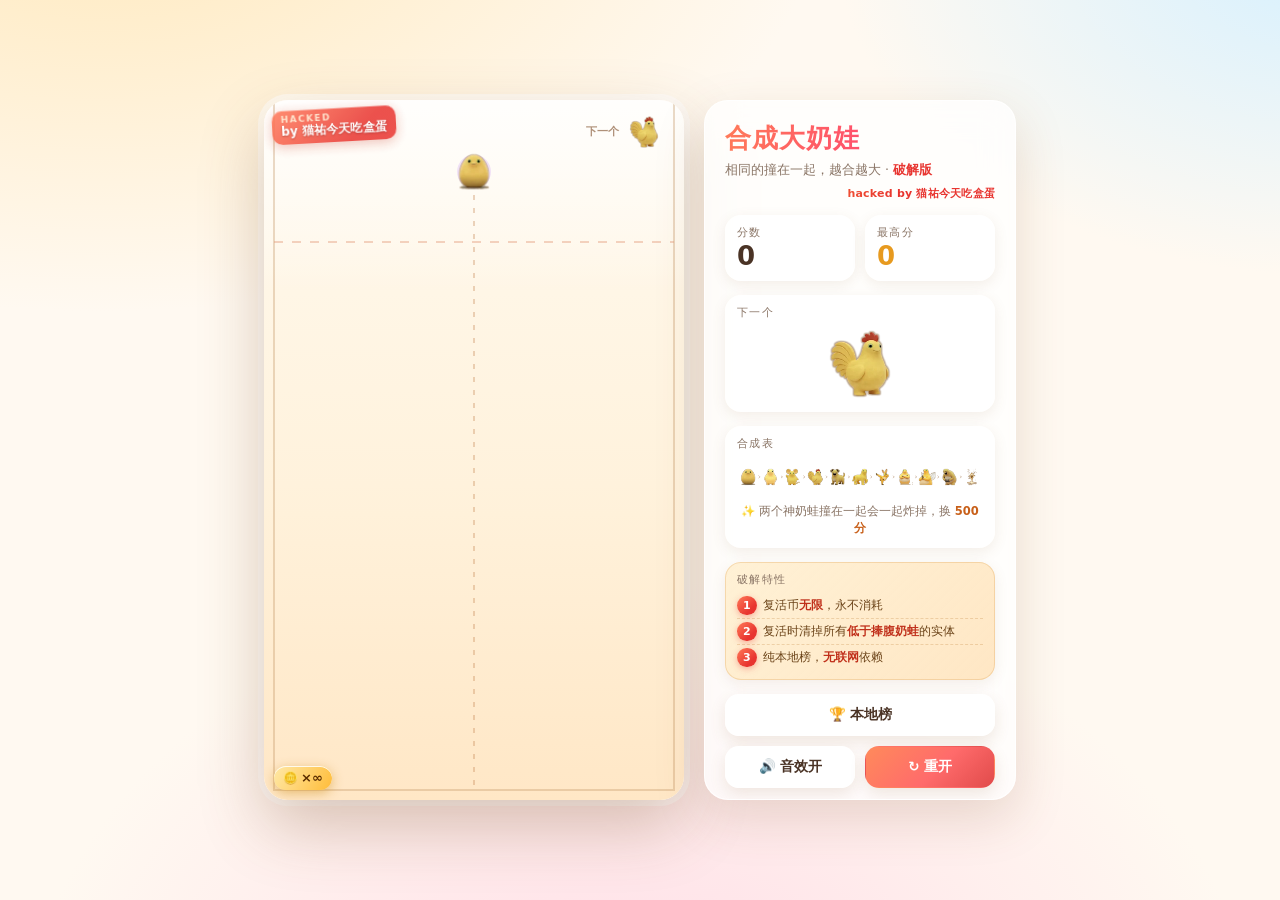
<file: index.html>
<!DOCTYPE html>
<html lang="zh-CN">
<head>
<meta charset="utf-8">
<meta name="viewport" content="width=device-width, initial-scale=1, maximum-scale=1, user-scalable=no, viewport-fit=cover">
<meta name="theme-color" content="#fff3e0">
<meta name="color-scheme" content="light">
<meta name="mobile-web-app-capable" content="yes">
<meta name="apple-mobile-web-app-capable" content="yes">
<meta name="apple-mobile-web-app-status-bar-style" content="default">
<meta name="apple-mobile-web-app-title" content="大奶娃破解版">
<meta name="application-name" content="大奶娃破解版">
<meta name="format-detection" content="telephone=no">
<meta name="description" content="合成大奶娃 · 破解版：无限复活币，复活即清掉捧腹奶蛙以下的全部实体。纯前端、离线可玩。">
<title>合成大奶娃 · 破解版</title>

<!-- Windows / Android / 桌面浏览器 -->
<link rel="manifest" href="manifest.webmanifest">
<link rel="icon" href="assets/icons/icon-192.png" sizes="192x192" type="image/png">
<link rel="icon" href="assets/icons/icon-512.png" sizes="512x512" type="image/png">
<link rel="icon" href="assets/icons/favicon-32.png" sizes="32x32" type="image/png">
<!-- iOS Safari「添加到主屏幕」用的图标 -->
<link rel="apple-touch-icon" href="assets/icons/apple-touch-icon.png">
<link rel="stylesheet" href="style.css">
<!-- 破解版增量样式：必须排在 style.css 之后（原版末尾是一堆响应式 @media） -->
<link rel="stylesheet" href="style-crack.css">
</head>
<body>

<main class="app">

  <!-- ===== 游戏区 ===== -->
  <section class="stage" id="stage">
    <canvas id="game" aria-label="合成大奶娃游戏区域"></canvas>

    <!-- 复活币：浮在棋盘左下角。
         放左下角而不是原版的左上角，是因为左上角让给了水印；
         右上角是游戏自己画的「下一个」预览区。
         pointer-events 关掉，永远不会挡住投放。 -->
    <div class="revive-chip is-infinite" id="reviveBadge">
      <span class="revive-chip-ico" aria-hidden="true">🪙</span><span id="reviveCount">×∞</span>
    </div>

    <!-- 水印：钉在棋盘左上角（避开右上角的「下一个」预览）。
         pointer-events 关掉，绝不抢投放操作。 -->
    <div class="wm wm-stage" aria-hidden="true">
      <span class="wm-tag">HACKED</span>
      <span class="wm-name">by 猫祐今天吃盒蛋</span>
    </div>

    <div class="overlay" id="overlay">
      <div class="dialog">

        <!-- ===== 越线第一屏：有复活币时才出现 ===== -->
        <div class="revive-ask" id="revivePrompt" hidden>
          <div class="dialog-emoji">😵</div>
          <h2>还能再救一下</h2>
          <p class="dialog-score">本局得分 <strong id="reviveScore">0</strong></p>
          <p class="revive-hint">清掉警戒线以上的水果，接着玩</p>
          <div class="crack-hint">
            <span class="crack-badge">破解</span>
            <span>复活会额外把场上<strong>等级低于捧腹奶蛙</strong>的实体全部清除（葡萄→菠萝），只留捧腹奶蛙 / 半奶蛙 / 神奶蛙</span>
          </div>
          <div class="dialog-actions">
            <button class="btn" id="giveUpBtn" type="button">不了，结束吧</button>
            <button class="btn btn-revive" id="reviveBtn" type="button">🪙 用一枚复活币</button>
          </div>
          <p class="dialog-hint" id="reviveLeft">复活币无限 · 复活即清掉捧腹奶蛙以下的全部</p>
        </div>

        <!-- ===== 第二屏：正式结算 ===== -->
        <div id="overPanel">
          <div class="dialog-emoji">🍉</div>
          <h2 id="overTitle">游戏结束</h2>
          <p class="dialog-score">本局得分 <strong id="finalScore">0</strong></p>
          <p class="dialog-best">最高分 <span id="finalBest">0</span></p>

          <div class="submit-box" id="submitBox">
            <p class="submit-msg" id="submitMsg">正在结算…</p>
            <p class="my-name">昵称：<strong id="myNameLabel">默认用户</strong>
              <button class="link-btn" id="editNameBtn" type="button">改昵称</button>
            </p>
          </div>

          <div class="dialog-actions">
            <button class="btn" id="boardBtn2" type="button">🏆 本地榜</button>
            <button class="btn btn-primary" id="restartBtn" type="button">再来一局</button>
          </div>
          <p class="dialog-hint">按 R 键也可重新开始</p>
        </div>

      </div>
    </div>
  </section>

  <!-- ===== 侧边面板 ===== -->
  <aside class="panel">

    <header class="panel-head">
      <h1>合成大奶娃</h1>
      <p class="subtitle">相同的撞在一起，越合越大 · <strong>破解版</strong></p>
      <p class="wm wm-panel">hacked by 猫祐今天吃盒蛋</p>
    </header>

    <div class="stats">
      <div class="stat">
        <span class="stat-label">分数</span>
        <strong class="stat-value" id="score">0</strong>
      </div>
      <div class="stat">
        <span class="stat-label">最高分</span>
        <strong class="stat-value stat-best" id="best">0</strong>
      </div>
    </div>

    <div class="next-box">
      <span class="box-label">下一个</span>
      <canvas id="next" width="160" height="160" aria-label="下一个"></canvas>
    </div>

    <div class="chain-box">
      <span class="box-label">合成表</span>
      <canvas id="chain" width="680" height="112" aria-label="合成顺序"></canvas>
      <p class="chain-note">✨ 两个神奶蛙撞在一起会一起炸掉，换 <strong>500 分</strong></p>
    </div>

    <!-- 破解特性速查：桌面上常驻，窄屏（顶部信息条）下自动收起 -->
    <div class="crack-box">
      <span class="box-label">破解特性</span>
      <ul class="crack-list">
        <li><span class="crack-badge">1</span>复活币<strong>无限</strong>，永不消耗</li>
        <li><span class="crack-badge">2</span>复活时清掉所有<strong>低于捧腹奶蛙</strong>的实体</li>
        <li><span class="crack-badge">3</span>纯本地榜，<strong>无联网</strong>依赖</li>
      </ul>
    </div>

    <div class="actions">
      <button class="btn btn-wide" id="boardBtn" type="button">
        <span class="ico">🏆</span><span class="lbl">本地榜</span>
      </button>
      <button class="btn" id="soundBtn" type="button" aria-pressed="true">
        <span class="ico">🔊</span><span class="lbl">音效开</span>
      </button>
      <button class="btn btn-primary" id="resetBtn" type="button" title="重新开始">
        <span class="ico">↻</span><span class="lbl">重开</span>
      </button>
    </div>

    <p class="tips">
      鼠标：移动瞄准、点击投放；触屏：拖动瞄准、松手投放。<br>
      ← → 微调位置，空格投放，R 重开。<br>
      每 <strong>2000 分</strong>在原版攒一枚复活币；<strong>本版无限</strong>。
    </p>

  </aside>

</main>

<!-- ===== 本地排行榜弹窗（纯 localStorage，无网络请求） ===== -->
<div class="modal" id="boardModal" aria-hidden="true" role="dialog" aria-label="本地排行榜">
  <div class="modal-card">
    <header class="modal-head">
      <h2>🏆 本机最高分榜</h2>
      <button class="icon-btn" id="boardClose" type="button" aria-label="关闭">✕</button>
    </header>
    <div class="nick-row">
      <label class="nick-label" for="nickInput">我的昵称</label>
      <input class="nick-input" id="nickInput" type="text" maxlength="12"
             placeholder="默认用户" autocomplete="nickname" enterkeyhint="done">
    </div>
    <div class="board-list" id="boardList"></div>
    <footer class="modal-foot">
      <span class="board-note">只保存在这台设备上，不进云、不联网</span>
      <span class="foot-actions">
        <button class="btn" id="boardClear" type="button">清空</button>
        <button class="btn" id="boardClose2" type="button">关闭</button>
      </span>
    </footer>
  </div>
</div>

<!-- 碰撞形状数据（按贴图轮廓自动生成，由 tools/build_parts.py 产出） -->
<script src="assets/fruits/parts.js"></script>
<!-- 极模糊占位图（内联 data URL，由 tools/make_blur.py 产出）：贴图没到位时先画它 -->
<script src="assets/fruits/blur.js"></script>
<script src="game.js"></script>
<!-- 本地排行榜（替代原版的联网 TinyWebDB 榜） -->
<script src="local-board.js"></script>
<!-- PWA：离线缓存 + 安装。file:// 下自动跳过 -->
<script src="sw-register.js"></script>
</body>
</html>
</file>
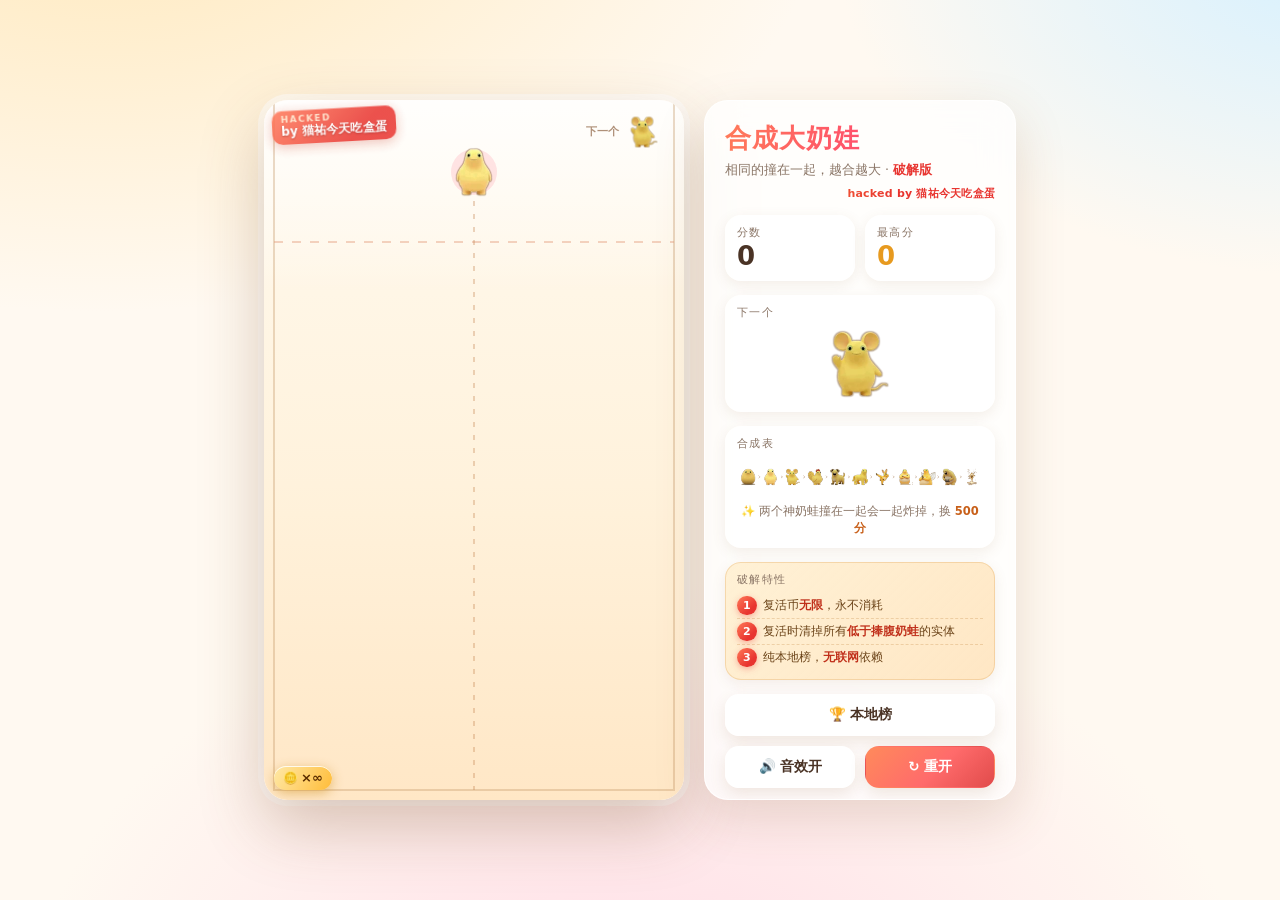
<file: single.html>
<!DOCTYPE html>
<!--
  合成大奶娃 · 破解版（单文件版）
  —— 由 build_single.py 从 app/ 自动生成，别手改这个文件。
  贴图 / 碰撞数据 / 样式 / 脚本全部内联，双击即玩，file:// 下也零请求。
  水印：hacked by 猫祐今天吃盒蛋
-->
<html lang="zh-CN">
<head>
<meta charset="utf-8">
<meta name="viewport" content="width=device-width, initial-scale=1, maximum-scale=1, user-scalable=no, viewport-fit=cover">
<meta name="theme-color" content="#fff3e0">
<meta name="color-scheme" content="light">
<meta name="mobile-web-app-capable" content="yes">
<meta name="apple-mobile-web-app-capable" content="yes">
<meta name="apple-mobile-web-app-status-bar-style" content="default">
<meta name="apple-mobile-web-app-title" content="大奶娃破解版">
<meta name="application-name" content="大奶娃破解版">
<meta name="format-detection" content="telephone=no">
<meta name="description" content="合成大奶娃 · 破解版：无限复活币，复活即清掉捧腹奶蛙以下的全部实体。纯前端、离线可玩。">
<title>合成大奶娃 · 破解版</title>

<!-- Windows / Android / 桌面浏览器 -->
<!-- iOS Safari「添加到主屏幕」用的图标 -->
<style>
/* ===== style.css ===== */
/* ============================================================
   合成大奶娃 · 样式表
   ============================================================ */

:root {
  --ink:        #4a3325;
  --ink-soft:   #8a7566;
  --cream:      #fff7ec;
  --brand:      #ff6b6b;
  --brand-dark: #e14b4b;
  --card:       rgba(255, 255, 255, .74);
  --shadow:     0 18px 50px rgba(126, 84, 44, .18);

  /* 手机浏览器地址栏会吃掉 vh，dvh 更准；不支持的浏览器自动退回 vh */
  --vh:         100vh;
  --safe-t:     env(safe-area-inset-top, 0px);
  --safe-b:     env(safe-area-inset-bottom, 0px);
  --safe-l:     env(safe-area-inset-left, 0px);
  --safe-r:     env(safe-area-inset-right, 0px);
}

@supports (height: 100dvh) {
  :root { --vh: 100dvh; }
}

* { box-sizing: border-box; }

/* hidden 属性必须真的隐藏。
   浏览器默认只给 [hidden] { display: none }（权重 0,1,0），
   一旦某个类也写了 display（比如 .revive-chip { display: inline-flex }），
   同权重、后写的赢 —— hidden 就静默失效了，元素还挂在那儿。 */
[hidden] { display: none !important; }

html, body {
  height: 100%;
  overscroll-behavior: none;   /* 禁掉下拉刷新 / 橡皮筋 */
}

body {
  margin: 0;
  padding: 16px;
  color: var(--ink);
  font-family: "PingFang SC", "Hiragino Sans GB", "Microsoft YaHei",
               system-ui, -apple-system, "Segoe UI", Roboto, sans-serif;
  background:
    radial-gradient(1200px 700px at 8% -12%,  #ffe9bd 0%, transparent 60%),
    radial-gradient(900px 600px at 104% -6%,  #d5f0ff 0%, transparent 55%),
    radial-gradient(1000px 780px at 50% 118%, #ffdbe6 0%, transparent 62%),
    #fff9f1;
  display: grid;
  place-items: center;
  overflow: hidden;
  touch-action: manipulation;          /* 干掉双击缩放 */
  -webkit-tap-highlight-color: transparent;
  -webkit-text-size-adjust: 100%;
}

/* ---------------- 布局 ---------------- */

.app {
  display: flex;
  align-items: stretch;
  gap: 20px;
  max-height: 100%;
}

/* ---------------- 游戏区 ---------------- */

.stage {
  position: relative;
  height: min(86vh, 700px);
  aspect-ratio: 420 / 700;
  flex: 0 0 auto;
  border-radius: 24px;
  background: #fff3df;
  overflow: hidden;
  cursor: pointer;
  user-select: none;
  touch-action: none;
  box-shadow:
    0 26px 64px rgba(122, 80, 40, .30),
    0 0 0 1px rgba(255, 255, 255, .7) inset,
    0 0 0 6px rgba(255, 255, 255, .55);
}

.stage:active { cursor: grabbing; }

#game {
  display: block;
  width: 100%;
  height: 100%;
}

/* ---------------- 结束遮罩 ---------------- */

.overlay {
  position: absolute;
  inset: 0;
  display: grid;
  place-items: center;
  padding: 24px;
  background: rgba(70, 42, 24, .5);
  backdrop-filter: blur(7px);
  -webkit-backdrop-filter: blur(7px);
  opacity: 0;
  pointer-events: none;
  transition: opacity .28s ease;
}

.overlay.show {
  opacity: 1;
  pointer-events: auto;
}

.dialog {
  width: 100%;
  padding: 26px 22px;
  border-radius: 22px;
  text-align: center;
  background: rgba(255, 252, 246, .96);
  box-shadow: 0 20px 46px rgba(60, 32, 12, .32);
  transform: translateY(14px) scale(.96);
  transition: transform .32s cubic-bezier(.2, .9, .3, 1.4);
}

.overlay.show .dialog { transform: none; }

.dialog-emoji {
  font-size: 46px;
  line-height: 1;
  margin-bottom: 6px;
}

.dialog h2 {
  margin: 0 0 12px;
  font-size: 24px;
  letter-spacing: .06em;
}

.dialog-score {
  margin: 0 0 4px;
  font-size: 15px;
  color: var(--ink-soft);
}

.dialog-score strong {
  font-size: 30px;
  color: var(--brand);
  font-variant-numeric: tabular-nums;
}

.dialog-best {
  margin: 0 0 18px;
  font-size: 13px;
  color: var(--ink-soft);
}

.dialog-hint {
  margin: 12px 0 0;
  font-size: 12px;
  color: var(--ink-soft);
}

/* ---------------- 赞助作者弹窗 ---------------- */

.sponsor-body {
  overflow-y: auto;
  -webkit-overflow-scrolling: touch;
  text-align: center;
}

.sponsor-note {
  margin: 0 0 14px;
  font-size: 13px;
  line-height: 1.7;
  color: var(--ink-soft);
}

.sponsor-qr {
  display: block;
  width: min(258px, 70vw);
  height: auto;
  margin: 0 auto;
  padding: 6px;
  border-radius: 14px;
  background: #fff;
  box-shadow: 0 6px 20px rgba(140, 96, 56, .18);
}

.sponsor-hint {
  margin: 12px 0 0;
  font-size: 12px;
  color: var(--ink-soft);
}

/* 结算弹窗里的「赏作者一包辣条」：要一眼看到，但别跟主按钮抢
   —— 用琥珀金（跟珊瑚红的主按钮区分开），加一道缓慢扫过的光，再叠一点亮度呼吸。
   注意选择器写成 .btn.btn-sponsor：这段在源码里排在 .btn 之前，
   单靠 .btn-sponsor 会被后面的 .btn 同权重覆盖掉。 */
.btn.btn-sponsor {
  position: relative;
  overflow: hidden;
  color: #5a3200;
  font-weight: 800;
  letter-spacing: .01em;
  border-color: transparent;
  background: linear-gradient(135deg, #ffd97a, #ffb020 52%, #f78f00);
  box-shadow: 0 8px 22px rgba(244, 150, 0, .42), inset 0 1px 0 rgba(255, 255, 255, .5);
  animation: sponsorPulse 2.6s ease-in-out infinite;
}

.btn.btn-sponsor:hover {
  transform: translateY(-2px) scale(1.012);
  box-shadow: 0 12px 30px rgba(244, 150, 0, .52), inset 0 1px 0 rgba(255, 255, 255, .55);
}
.btn.btn-sponsor:active { transform: translateY(1px) scale(.99); }

/* 一道光周期性地扫过去，提示「这里可以点」 */
.btn-sponsor::after {
  content: "";
  position: absolute;
  top: -20%;
  bottom: -20%;
  width: 42%;
  background: linear-gradient(100deg, transparent, rgba(255, 255, 255, .78), transparent);
  transform: translateX(-150%) skewX(-20deg);
  animation: sponsorSheen 3.2s ease-in-out infinite;
  pointer-events: none;
}

@keyframes sponsorPulse {
  0%, 100% { filter: brightness(1) saturate(1); }
  50%      { filter: brightness(1.09) saturate(1.12); }
}

@keyframes sponsorSheen {
  0%, 55%   { transform: translateX(-150%) skewX(-20deg); }
  82%, 100% { transform: translateX(330%) skewX(-20deg); }
}

@media (prefers-reduced-motion: reduce) {
  .btn.btn-sponsor, .btn-sponsor::after { animation: none; }
}

/* ---------------- 侧边面板 ---------------- */

.panel {
  width: min(312px, 86vw);
  display: flex;
  flex-direction: column;
  gap: 14px;
  padding: 20px;
  border-radius: 24px;
  border: 1px solid rgba(255, 255, 255, .8);
  background: var(--card);
  backdrop-filter: blur(16px);
  -webkit-backdrop-filter: blur(16px);
  box-shadow: var(--shadow);
}

.panel-head h1 {
  margin: 0;
  font-size: 26px;
  letter-spacing: .04em;
  background: linear-gradient(100deg, #ff7a59, #ff4d6d 55%, #b13bff);
  -webkit-background-clip: text;
  background-clip: text;
  color: transparent;
}

.subtitle {
  margin: 6px 0 0;
  font-size: 12.5px;
  color: var(--ink-soft);
}

.stats {
  display: grid;
  grid-template-columns: 1fr 1fr;
  gap: 10px;
}

.stat {
  padding: 10px 12px;
  border-radius: 16px;
  background: rgba(255, 255, 255, .82);
  box-shadow: 0 4px 14px rgba(140, 96, 56, .10);
}

.stat-label {
  display: block;
  font-size: 11px;
  letter-spacing: .12em;
  color: var(--ink-soft);
}

.stat-value {
  display: block;
  margin-top: 2px;
  font-size: 26px;
  line-height: 1.1;
  font-variant-numeric: tabular-nums;
}

.stat-best { color: #e79a1f; }

/* 复活币：浮在棋盘左上角的小胶囊。
   刻意不放进 .stats —— 手机上面板是横向 flex，多一个卡片会把分数卡挤到
   52px 宽还折行（实测面板从 66px 涨到 102px，整个版式被顶开）。 */
.revive-chip {
  position: absolute;
  left: 10px;
  top: 10px;
  z-index: 3;
  display: inline-flex;
  align-items: center;
  gap: 3px;
  padding: 3px 9px;
  border-radius: 999px;
  font-size: 13px;
  font-weight: 800;
  line-height: 1.4;
  font-variant-numeric: tabular-nums;
  color: #6a3c00;
  background: linear-gradient(135deg, #ffe6a3, #ffc247);
  box-shadow: 0 3px 10px rgba(200, 130, 0, .35), inset 0 1px 0 rgba(255, 255, 255, .75);
  pointer-events: none;          /* 绝不挡住投放 */
  user-select: none;
  -webkit-user-select: none;
}

.revive-chip-ico { font-size: 12px; }

.revive-chip.pop { animation: revivePop .5s cubic-bezier(.2, .9, .3, 1.5); }

@keyframes revivePop {
  0%   { transform: scale(1); }
  45%  { transform: scale(1.22); box-shadow: 0 6px 18px rgba(200, 130, 0, .5); }
  100% { transform: scale(1); }
}

/* 合成表底下那行规则说明 */
.chain-note {
  margin: 6px 0 0;
  font-size: 11.5px;
  line-height: 1.5;
  text-align: center;
  color: var(--ink-soft);
}
.chain-note strong { color: #c8601a; }

/* 越线那一屏 */
.revive-ask .dialog-score { margin-bottom: 10px; }

.revive-hint {
  margin: 0 0 18px;
  padding: 10px 12px;
  border-radius: 14px;
  font-size: 12.5px;
  line-height: 1.6;
  color: #7a4a12;
  background: rgba(255, 233, 190, .8);
  box-shadow: inset 0 0 0 1px rgba(214, 160, 96, .25);
}

/* 「用一枚复活币」：青绿色，跟珊瑚红的主按钮区分开 */
.btn.btn-revive {
  color: #fff;
  border-color: transparent;
  font-weight: 700;
  background: linear-gradient(135deg, #4fd1a5, #23b183 55%, #14946a);
  box-shadow: 0 8px 20px rgba(35, 177, 131, .38);
}
.btn.btn-revive:hover { box-shadow: 0 12px 26px rgba(35, 177, 131, .46); }

@media (prefers-reduced-motion: reduce) {
  .revive-chip.pop { animation: none; }
}

.stat-value.bump { animation: bump .32s ease; }

@keyframes bump {
  0%   { transform: scale(1); }
  45%  { transform: scale(1.22); color: var(--brand); }
  100% { transform: scale(1); }
}

/* 下一个 / 合成表 */

.box-label {
  display: block;
  margin-bottom: 6px;
  font-size: 11px;
  letter-spacing: .12em;
  color: var(--ink-soft);
}

.next-box,
.chain-box {
  padding: 10px 12px;
  border-radius: 16px;
  background: rgba(255, 255, 255, .82);
  box-shadow: 0 4px 14px rgba(140, 96, 56, .10);
}

#next {
  display: block;
  width: 76px;
  height: 76px;
  margin: 2px auto 0;
}

#chain {
  display: block;
  width: 100%;
  height: auto;
}

/* 按钮 */

.actions {
  display: grid;
  grid-template-columns: 1fr 1fr;
  gap: 10px;
}

.btn {
  padding: 11px 12px;
  font: inherit;
  font-size: 13.5px;
  font-weight: 600;
  color: var(--ink);
  border: 1px solid rgba(255, 255, 255, .9);
  border-radius: 14px;
  background: rgba(255, 255, 255, .9);
  box-shadow: 0 6px 16px rgba(140, 96, 56, .14);
  cursor: pointer;
  transition: transform .12s ease, box-shadow .12s ease, background .2s ease;
}

.btn .ico { margin-right: 4px; }

.btn:hover  { transform: translateY(-1px); box-shadow: 0 10px 22px rgba(140, 96, 56, .2); }
.btn:active { transform: translateY(1px) scale(.985); }

.btn:disabled { opacity: .55; cursor: default; transform: none; }

.btn-wide { grid-column: 1 / -1; }

.btn-primary {
  color: #fff;
  border-color: transparent;
  background: linear-gradient(135deg, #ff8a5b, var(--brand) 55%, var(--brand-dark));
}

/* ---------------- 结束弹窗里的结算区 ---------------- */

.submit-box {
  margin: 0 0 14px;
  padding: 12px;
  border-radius: 16px;
  background: rgba(255, 243, 224, .85);
  box-shadow: inset 0 0 0 1px rgba(214, 160, 96, .22);
}

.name-input {
  display: block;
  width: 100%;
  margin-bottom: 8px;
  padding: 11px 12px;
  font: inherit;
  font-size: 15px;
  color: var(--ink);
  text-align: center;
  border: 1px solid rgba(214, 160, 96, .45);
  border-radius: 12px;
  background: rgba(255, 255, 255, .95);
  outline: none;
}

.name-input:focus {
  border-color: var(--brand);
  box-shadow: 0 0 0 3px rgba(255, 107, 107, .18);
}

.submit-box .btn { width: 100%; }

.submit-msg {
  margin: 0;
  min-height: 17px;
  font-size: 12.5px;
  line-height: 1.35;
  text-align: center;
  color: var(--ink-soft);
}

.submit-msg.is-good { color: #1f9d55; font-weight: 600; }
.submit-msg.is-bad  { color: #d63b3b; font-weight: 600; }

.my-name {
  margin: 7px 0 0;
  font-size: 12px;
  text-align: center;
  color: var(--ink-soft);
}

.my-name strong { color: var(--ink); }

.link-btn {
  margin-left: 4px;
  padding: 0;
  font: inherit;
  font-size: 12px;
  color: var(--brand);
  text-decoration: underline;
  border: 0;
  background: none;
  cursor: pointer;
}

#submitBtn { margin-top: 9px; }

/* 排行榜弹窗里的昵称行 */
.nick-row {
  display: flex;
  align-items: center;
  gap: 10px;
  margin-bottom: 10px;
  padding: 8px 12px;
  border-radius: 12px;
  background: rgba(255, 243, 224, .9);
  box-shadow: inset 0 0 0 1px rgba(214, 160, 96, .22);
}

.nick-label {
  flex: 0 0 auto;
  font-size: 12.5px;
  color: var(--ink-soft);
}

.nick-input {
  flex: 1 1 auto;
  min-width: 0;
  padding: 8px 10px;
  font: inherit;
  font-size: 15px;      /* ≥16px 才不会被 iOS 自动放大，这里配合 viewport 也够用 */
  color: var(--ink);
  text-align: center;
  border: 1px solid rgba(214, 160, 96, .45);
  border-radius: 10px;
  background: #fff;
  outline: none;
}

.nick-input:focus {
  border-color: var(--brand);
  box-shadow: 0 0 0 3px rgba(255, 107, 107, .18);
}

.dialog-actions {
  display: grid;
  grid-template-columns: 1fr 1fr;
  gap: 10px;
}

/* ---------------- 排行榜弹窗 ---------------- */

.modal {
  position: fixed;
  inset: 0;
  z-index: 20;
  display: grid;
  place-items: center;
  padding: 16px;
  background: rgba(60, 34, 16, .5);
  backdrop-filter: blur(6px);
  -webkit-backdrop-filter: blur(6px);
  opacity: 0;
  pointer-events: none;
  transition: opacity .22s ease;
}

.modal.show { opacity: 1; pointer-events: auto; }

.modal-card {
  display: flex;
  flex-direction: column;
  width: min(380px, 100%);
  max-height: min(560px, calc(var(--vh) - 40px));
  padding: 16px;
  border-radius: 22px;
  background: rgba(255, 252, 246, .98);
  box-shadow: 0 24px 60px rgba(60, 32, 12, .35);
  transform: translateY(12px) scale(.97);
  transition: transform .26s cubic-bezier(.2, .9, .3, 1.3);
}

.modal.show .modal-card { transform: none; }

.modal-head {
  display: flex;
  align-items: center;
  justify-content: space-between;
  margin-bottom: 10px;
}

.modal-head h2 {
  margin: 0;
  font-size: 19px;
  letter-spacing: .04em;
}

.icon-btn {
  width: 34px;
  height: 34px;
  font: inherit;
  font-size: 15px;
  color: var(--ink-soft);
  border: 0;
  border-radius: 50%;
  background: rgba(0, 0, 0, .05);
  cursor: pointer;
}

.icon-btn:hover { background: rgba(0, 0, 0, .1); }

.board-list {
  flex: 1 1 auto;
  min-height: 120px;
  overflow-y: auto;
  -webkit-overflow-scrolling: touch;
  padding: 2px;
}

.board-empty {
  margin: 28px 8px;
  font-size: 13px;
  line-height: 1.7;
  text-align: center;
  color: var(--ink-soft);
}

.board-row {
  display: flex;
  align-items: center;
  gap: 10px;
  padding: 9px 12px;
  margin-bottom: 6px;
  border-radius: 12px;
  background: rgba(255, 255, 255, .9);
  box-shadow: 0 2px 6px rgba(140, 96, 56, .09);
}

.board-rank {
  flex: 0 0 30px;
  font-size: 14px;
  font-weight: 700;
  text-align: center;
  color: var(--ink-soft);
}

.board-name {
  flex: 1 1 auto;
  min-width: 0;
  font-size: 14px;
  overflow: hidden;
  text-overflow: ellipsis;
  white-space: nowrap;
}

.board-score {
  flex: 0 0 auto;
  font-size: 16px;
  font-weight: 700;
  font-variant-numeric: tabular-nums;
  color: var(--brand);
}

.board-row.r1 { background: linear-gradient(100deg, #fff6d8, #ffe9a8); }
.board-row.r2 { background: linear-gradient(100deg, #f7f7fa, #e8e9ef); }
.board-row.r3 { background: linear-gradient(100deg, #fdf0e2, #f6ddc4); }
.board-row.r1 .board-rank,
.board-row.r2 .board-rank,
.board-row.r3 .board-rank { font-size: 18px; }

.board-row.is-mine {
  outline: 2px solid var(--brand);
  outline-offset: -2px;
}

.modal-foot {
  display: flex;
  align-items: center;
  justify-content: space-between;
  gap: 10px;
  margin-top: 10px;
}

.board-note {
  font-size: 11px;
  color: var(--ink-soft);
}

.modal-foot .btn { flex: 0 0 auto; padding: 8px 16px; }

/* ---------------- 参数提示 ---------------- */

.tips {
  margin: 0;
  font-size: 11.5px;
  line-height: 1.7;
  text-align: center;
  color: var(--ink-soft);
}

/* ============================================================
   响应式：手机 / 竖屏窄屏
   思路：面板拆成「顶部信息条」——把 .panel 提到棋盘上方并横向压扁，
   只留分数 + 按钮；棋盘按剩余高度和 96vw 取小值，永远不出现滚动条。
   ============================================================ */

@media (max-width: 860px) {
  :root { --topbar: 68px; }   /* 顶部信息条 + 间隙的大致占高 */

  body {
    padding: calc(8px + var(--safe-t)) calc(8px + var(--safe-r))
             calc(8px + var(--safe-b)) calc(8px + var(--safe-l));
  }

  .app {
    flex-direction: column;
    align-items: center;
    justify-content: flex-start;   /* 信息条钉在顶上 */
    gap: 8px;
    width: 100%;
    height: 100%;
    max-height: none;
  }

  /* 面板是 DOM 里靠后的，用 order 提到棋盘上面 */
  .panel { order: -1; }

  /* 棋盘：高度取「剩余可用高度」与「96vw 按比例换算的高度」中较小的一个，
     宽度由 aspect-ratio 反推，保证不拉伸、不溢出；
     margin:auto 让它在剩下的空间里垂直居中 */
  .stage {
    margin: auto 0;
    height: min(calc(var(--vh) - var(--topbar) - 28px - var(--safe-t) - var(--safe-b)),
                calc(96vw * 700 / 420));
    width: auto;
    max-height: none;
    border-radius: 20px;
  }

  /* ---- 顶部信息条 ---- */
  .panel {
    flex-direction: row;
    align-items: stretch;
    gap: 8px;
    width: 100%;
    max-width: calc(96vw * 700 / 420);
    padding: 8px 10px;
    border-radius: 18px;
    backdrop-filter: blur(10px);
    -webkit-backdrop-filter: blur(10px);
  }

  .panel-head,
  .next-box,
  .chain-box,
  .crack-box,
  .tips { display: none; }

  .stats {
    flex: 1 1 auto;
    display: flex;
    gap: 8px;
    min-width: 0;
  }

  .stat {
    flex: 1 1 0;
    min-width: 0;
    padding: 6px 10px;
    border-radius: 12px;
    background: rgba(255, 255, 255, .9);
    box-shadow: 0 2px 8px rgba(140, 96, 56, .12);
  }

  .stat-label { font-size: 10px; letter-spacing: .08em; }

  .stat-value {
    margin-top: 0;
    font-size: 20px;
    line-height: 1.15;
  }

  .actions {
    flex: 0 0 auto;
    display: flex;
    gap: 6px;
  }

  /* 触摸目标够大，别让人点不中 */
  .btn {
    min-height: 46px;
    padding: 0 12px;
    font-size: 14px;
    border-radius: 13px;
    white-space: nowrap;
  }

  /* 手机上「排行榜 / 音效」只留图标，把横向空间让给分数 */
  #boardBtn .lbl,
  #soundBtn .lbl { display: none; }

  #boardBtn, #soundBtn {
    min-width: 46px;
    padding: 0 10px;
    font-size: 17px;
  }

  #boardBtn .ico, #soundBtn .ico { margin-right: 0; }

  /* ---- 结束弹窗 ---- */
  .overlay { padding: 14px; }

  .dialog {
    padding: 20px 16px;
    border-radius: 20px;
    max-height: 100%;
    overflow-y: auto;
    -webkit-overflow-scrolling: touch;
  }

  .dialog-emoji { font-size: 34px; }

  .dialog h2 { font-size: 21px; margin-bottom: 8px; }

  .dialog-score strong { font-size: 26px; }

  .submit-box { padding: 10px; }

  .name-input,
  .nick-input { font-size: 16px; }   /* ≥16px iOS 才不会自动放大 */

  .nick-row { padding: 7px 10px; }

  .modal-card { padding: 14px; }

  .dialog .btn { width: 100%; min-height: 48px; }

  .dialog-hint { font-size: 11px; }
}

/* 手机横屏 / 矮屏：回到左右布局，棋盘吃满高度 */
@media (max-width: 860px) and (orientation: landscape) {
  .app {
    flex-direction: row;
    align-items: center;
    justify-content: center;
    gap: 10px;
  }

  .panel {
    order: 0;
    flex-direction: column;
    width: min(230px, 30vw);
    max-width: none;
    padding: 10px;
  }

  .stats { flex-direction: column; flex: 0 0 auto; }

  .actions { flex-direction: column; }

  .stage {
    height: calc(var(--vh) - 16px - var(--safe-t) - var(--safe-b));
    width: auto;
  }

  .stat-value { font-size: 18px; }
}

/* 小屏手机（iPhone SE 等 375 以下）：再压一档，保证一行放得下 */
@media (max-width: 380px) {
  .panel { padding: 6px 8px; gap: 6px; }

  .stats { gap: 6px; }

  .stat { padding: 5px 8px; }

  .stat-value { font-size: 17px; }

  .stat-label { font-size: 9px; }

  .btn { min-height: 44px; padding: 0 10px; font-size: 13px; }

  #boardBtn, #soundBtn { min-width: 42px; font-size: 16px; }
}

/* 顶部信息条在横屏下是竖排的，恢复成图标 + 文字 */
@media (max-width: 860px) and (orientation: landscape) {
  #boardBtn, #soundBtn { min-width: 0; padding: 0 10px; font-size: 13px; }
  #boardBtn .lbl, #soundBtn .lbl { display: inline; }
  #boardBtn .ico, #soundBtn .ico { margin-right: 4px; }
}

/* 很矮的横屏（手机横过来且高度不足 430px）：进一步压缩 */
@media (max-width: 860px) and (orientation: landscape) and (max-height: 430px) {
  .stat-label { display: none; }
  .stat { padding: 4px 8px; }
  .stat-value { font-size: 16px; }
  .btn { min-height: 40px; padding: 0 10px; font-size: 13px; }
}

/* 桌面端矮窗口 */
@media (max-height: 620px) and (min-width: 861px) {
  .stage { height: 92vh; }
  .chain-box { display: none; }
}

/* ===== style-crack.css ===== */
/* ============================================================
 *  合成大奶娃 · 破解版 —— 增量样式
 *
 *  刻意做成独立文件、并且在 index.html 里排在 style.css 之后：
 *    1) 原版 style.css 一个字都不改，万一有回归，范围一眼可界定；
 *    2) 原版 style.css 末尾是一堆响应式 @media，破解版新增的
 *       .crack-box 之类必须在它们**之后**，否则隐藏规则会被原版的
 *       `.chain-box { display:none }` 同权重规则压过去。
 *
 *  内容：破解版 UI + 跨平台（Windows / Android / HarmonyOS / iOS）增强。
 * ============================================================ */

/* ------------------------------------------------------------
 *  1. 无限复活币胶囊
 * ---------------------------------------------------------- */

.revive-chip.is-infinite {
  color: #5a2d00;
  background: linear-gradient(120deg, #ffe9a8 0%, #ffc247 38%, #ff9f1c 62%, #ffd97a 100%);
  background-size: 260% 100%;
  box-shadow: 0 3px 12px rgba(200, 130, 0, .45), inset 0 1px 0 rgba(255, 255, 255, .85);
  animation: chipSheen 4.2s ease-in-out infinite;
}

@keyframes chipSheen {
  0%, 100% { background-position: 0% 50%; }
  50%      { background-position: 100% 50%; }
}

@media (prefers-reduced-motion: reduce) {
  .revive-chip.is-infinite { animation: none; }
}

/* ------------------------------------------------------------
 *  2. 破解标记与说明块
 * ---------------------------------------------------------- */

.crack-badge {
  display: inline-block;
  flex: 0 0 auto;
  min-width: 19px;
  padding: 1px 6px;
  margin-right: 6px;
  font-size: 11px;
  font-weight: 900;
  font-style: normal;
  line-height: 1.55;
  text-align: center;
  color: #fff;
  border-radius: 999px;
  background: linear-gradient(135deg, #ff7a59, #e8342f 70%);
  box-shadow: 0 2px 6px rgba(232, 52, 47, .35);
}

/* 越线弹窗里的破解说明 */
.crack-hint {
  display: flex;
  align-items: flex-start;
  margin: 0 0 16px;
  padding: 10px 12px;
  font-size: 12.5px;
  line-height: 1.65;
  text-align: left;
  color: #7a2f00;
  border-radius: 14px;
  background: linear-gradient(120deg, rgba(255, 226, 178, .9), rgba(255, 205, 150, .75));
  box-shadow: inset 0 0 0 1px rgba(214, 140, 60, .3);
}

.crack-hint strong { color: #c0301b; }

/* 侧边面板里的破解特性速查 */
.crack-box {
  padding: 10px 12px;
  border-radius: 16px;
  background: linear-gradient(135deg, rgba(255, 240, 210, .92), rgba(255, 224, 180, .78));
  box-shadow: inset 0 0 0 1px rgba(226, 168, 96, .35), 0 4px 14px rgba(140, 96, 56, .10);
}

.crack-list {
  margin: 0;
  padding: 0;
  list-style: none;
  font-size: 11.5px;
  line-height: 1.5;
  color: #6b4318;
}

.crack-list li {
  display: flex;
  align-items: center;
  padding: 3px 0;
}

.crack-list li + li { border-top: 1px dashed rgba(200, 140, 70, .3); }

.crack-list strong { color: #c0301b; }

.panel-head .subtitle strong {
  color: #e8342f;
  letter-spacing: .02em;
}

/* ------------------------------------------------------------
 *  3. 水印「hacked by 猫祐今天吃盒蛋」
 *
 *  两处：
 *    · .wm-stage —— 钉在棋盘右上角（DOM 层，压在 canvas 之上）
 *    · .wm-panel —— 侧栏标题下方一行小字
 *  两处都 pointer-events:none + user-select:none，
 *  绝对不抢投放操作、也不会被长按选中。
 * ---------------------------------------------------------- */

.wm {
  pointer-events: none;
  -webkit-user-select: none;
  user-select: none;
}

/* 棋盘左下角那枚「印章」（左上角给水印，右上角是游戏自己画的「下一个」预览） */
.wm-stage {
  position: absolute;
  top: 8px;
  left: 8px;
  z-index: 4;                 /* 压在 canvas 之上 */
  display: inline-flex;
  flex-direction: column;
  align-items: flex-start;
  gap: 1px;
  padding: 4px 9px 5px;
  border-radius: 10px;
  line-height: 1.15;
  text-align: left;
  transform: rotate(-3.2deg);
  background: linear-gradient(135deg, rgba(255, 122, 89, .93), rgba(232, 52, 47, .93) 70%);
  box-shadow: 0 3px 12px rgba(200, 60, 40, .32), inset 0 1px 0 rgba(255, 255, 255, .38);
  opacity: .92;
}

.wm-stage .wm-tag {
  font-size: 9px;
  font-weight: 900;
  letter-spacing: .16em;
  color: rgba(255, 236, 210, .92);
}

.wm-stage .wm-name {
  font-size: 12px;
  font-weight: 800;
  letter-spacing: .01em;
  white-space: nowrap;
  color: #fff;
  text-shadow: 0 1px 2px rgba(120, 20, 10, .45);
}

/* 侧栏标题下那一行 */
.wm-panel {
  margin: 7px 0 0;
  font-size: 11px;
  font-weight: 800;
  letter-spacing: .02em;
  text-align: right;
  background: linear-gradient(100deg, #ff8a3d, #e8342f 65%);
  -webkit-background-clip: text;
  background-clip: text;
  color: transparent;
}

/* 复活币胶囊改到左下角（原版在左上角，那里让给水印了） */
.revive-chip {
  top: auto;
  bottom: 10px;
  left: 10px;
}

/* 小屏（面板被压成顶部信息条）下，侧栏水印随 .panel-head 一起收起；
   棋盘上那枚印章保留，所以窄屏依旧看得到水印 */
@media (max-width: 860px) {
  .wm-stage { top: 6px; left: 6px; padding: 3px 7px 4px; transform: rotate(-3.2deg) scale(.92); transform-origin: top left; }
  .wm-stage .wm-name { font-size: 11px; }
}

/* 极窄屏：只留名字，去掉 HACKED 小字，避免和右上角「下一个」预览打架 */
@media (max-width: 380px) {
  .wm-stage .wm-tag { display: none; }
  .wm-stage { padding: 3px 6px; }
}

/* ------------------------------------------------------------
 *  4. 本地榜弹窗底部按钮
 * ---------------------------------------------------------- */

.foot-actions {
  display: flex;
  flex: 0 0 auto;
  gap: 6px;
}

.foot-actions .btn { padding: 8px 14px; }

#boardClear { color: #b2352f; }

/* ------------------------------------------------------------
 *  4. 跨平台增强
 *
 *  原版已经处理了 dvh / 安全区 / touch-action / DPR 封顶。
 *  这里补的是「按住不放」在各家内核上的差异：
 *    · iOS Safari 长按会弹「拷贝 / 查询」气泡、双击会缩放
 *    · HarmonyOS / Android 的华为浏览器、QQ 浏览器长按会触发
 *      「图片保存 / 文字选择」
 *    · 鸿蒙的部分内核在按钮上会留下高亮色块
 *  棋盘本体靠 canvas 的 touch-action:none 就够，但对 UI 层统一关掉
 *  选择与长按菜单，视觉上才干净。
 * ---------------------------------------------------------- */

.app,
.panel,
.actions,
.stats,
.modal,
.modal-card,
.overlay,
.dialog,
.chain-box,
.crack-box,
.next-box {
  -webkit-user-select: none;
  -moz-user-select: none;
  user-select: none;
  -webkit-touch-callout: none;    /* iOS：禁掉长按弹出菜单 */
  -webkit-tap-highlight-color: transparent;
}

/* 输入框当然要能选能打字，别被上面那条连坐 */
.nick-input {
  -webkit-user-select: text;
  user-select: text;
  -webkit-touch-callout: default;
}

/* 按钮：统一触摸行为，避免双击缩放与 300ms 延迟 */
.btn,
.icon-btn,
.link-btn {
  touch-action: manipulation;
  -webkit-appearance: none;
  appearance: none;
}

/* iOS 会给 button 加内阴影和奇怪的默认字体，压掉 */
.btn { -webkit-appearance: none; }

/* 输入框在 iOS 上圆角会被系统覆盖，显式声明 */
.nick-input {
  -webkit-appearance: none;
  appearance: none;
  border-radius: 10px;
}

/* 字体：把 HarmonyOS Sans 与苹方一起放进栈，鸿蒙设备上也能吃上系统字体 */
body {
  font-family: "HarmonyOS Sans SC", "HarmonyOS Sans",
               "PingFang SC", "Hiragino Sans GB", "Microsoft YaHei",
               system-ui, -apple-system, "Segoe UI", Roboto, "Noto Sans CJK SC", sans-serif;
}

/* 桌面端：给键盘用户一个看得见的焦点环（默认被 outline:none 吃掉了） */
.btn:focus-visible,
.icon-btn:focus-visible,
.link-btn:focus-visible,
.nick-input:focus-visible {
  outline: 3px solid rgba(255, 107, 107, .55);
  outline-offset: 2px;
}

/* 高对比度 / 强制配色模式下（Windows 高对比主题等）保证按钮有边框 */
@media (forced-colors: active) {
  .btn, .icon-btn, .nick-input { border: 1px solid ButtonText; }
  .crack-badge { border: 1px solid ButtonText; }
}

/* 原版桌面端把 .stage 定成 min(86vh, 700px)，但**侧栏面板没有高度上限**：
   它按内容自然撑高（1366×768 上是 784.7px），把 .app 顶到 801px，
   于是 body 虽然 overflow:hidden，页面实际还是溢出了 33px（内容被悄悄裁掉）。
   桌面端（≥861px）给侧栏一个可收缩的高度上限并允许内部滚动兜底。
   这里写成 .app > .panel 提高权重，确保覆盖 .panel 自身规则；
   而 ≤860px 的「顶部信息条」布局不受影响（那条 media 之后另有规则接管）。 */
@media (min-width: 861px) {
  .app { min-height: 0; align-items: flex-start; }
  .app > .panel {
    height: min(calc(100vh - 32px), 700px);
    height: min(calc(100dvh - 32px), 700px);
    max-height: calc(100vh - 32px);
    max-height: calc(100dvh - 32px);
    overflow-y: auto;
    overscroll-behavior: contain;   /* 面板内滚到底不要带着页面一起动 */
    -webkit-overflow-scrolling: touch;
  }
  /* 棋盘跟着侧栏一起收缩（取两者较小的那个高度），布局自然对齐 */
  .stage {
    height: min(calc(100vh - 32px), 700px);
    height: min(calc(100dvh - 32px), 700px);
  }
}

/* 桌面端矮窗口：破解特性卡先让位给棋盘（原版此时会收起合成表） */
@media (max-height: 620px) and (min-width: 861px) {
  .crack-box { display: none; }
}

/* 很矮的横屏：连破解说明块一起收，保证复活按钮一定在视野内 */
@media (max-width: 860px) and (orientation: landscape) and (max-height: 480px) {
  .crack-hint { display: none; }
}

</style>
</head>
<body>

<main class="app">

  <!-- ===== 游戏区 ===== -->
  <section class="stage" id="stage">
    <canvas id="game" aria-label="合成大奶娃游戏区域"></canvas>

    <!-- 复活币：浮在棋盘左下角。
         放左下角而不是原版的左上角，是因为左上角让给了水印；
         右上角是游戏自己画的「下一个」预览区。
         pointer-events 关掉，永远不会挡住投放。 -->
    <div class="revive-chip is-infinite" id="reviveBadge">
      <span class="revive-chip-ico" aria-hidden="true">🪙</span><span id="reviveCount">×∞</span>
    </div>

    <!-- 水印：钉在棋盘左上角（避开右上角的「下一个」预览）。
         pointer-events 关掉，绝不抢投放操作。 -->
    <div class="wm wm-stage" aria-hidden="true">
      <span class="wm-tag">HACKED</span>
      <span class="wm-name">by 猫祐今天吃盒蛋</span>
    </div>

    <div class="overlay" id="overlay">
      <div class="dialog">

        <!-- ===== 越线第一屏：有复活币时才出现 ===== -->
        <div class="revive-ask" id="revivePrompt" hidden>
          <div class="dialog-emoji">😵</div>
          <h2>还能再救一下</h2>
          <p class="dialog-score">本局得分 <strong id="reviveScore">0</strong></p>
          <p class="revive-hint">清掉警戒线以上的水果，接着玩</p>
          <div class="crack-hint">
            <span class="crack-badge">破解</span>
            <span>复活会额外把场上<strong>等级低于捧腹奶蛙</strong>的实体全部清除（葡萄→菠萝），只留捧腹奶蛙 / 半奶蛙 / 神奶蛙</span>
          </div>
          <div class="dialog-actions">
            <button class="btn" id="giveUpBtn" type="button">不了，结束吧</button>
            <button class="btn btn-revive" id="reviveBtn" type="button">🪙 用一枚复活币</button>
          </div>
          <p class="dialog-hint" id="reviveLeft">复活币无限 · 复活即清掉捧腹奶蛙以下的全部</p>
        </div>

        <!-- ===== 第二屏：正式结算 ===== -->
        <div id="overPanel">
          <div class="dialog-emoji">🍉</div>
          <h2 id="overTitle">游戏结束</h2>
          <p class="dialog-score">本局得分 <strong id="finalScore">0</strong></p>
          <p class="dialog-best">最高分 <span id="finalBest">0</span></p>

          <div class="submit-box" id="submitBox">
            <p class="submit-msg" id="submitMsg">正在结算…</p>
            <p class="my-name">昵称：<strong id="myNameLabel">默认用户</strong>
              <button class="link-btn" id="editNameBtn" type="button">改昵称</button>
            </p>
          </div>

          <div class="dialog-actions">
            <button class="btn" id="boardBtn2" type="button">🏆 本地榜</button>
            <button class="btn btn-primary" id="restartBtn" type="button">再来一局</button>
          </div>
          <p class="dialog-hint">按 R 键也可重新开始</p>
        </div>

      </div>
    </div>
  </section>

  <!-- ===== 侧边面板 ===== -->
  <aside class="panel">

    <header class="panel-head">
      <h1>合成大奶娃</h1>
      <p class="subtitle">相同的撞在一起，越合越大 · <strong>破解版</strong></p>
      <p class="wm wm-panel">hacked by 猫祐今天吃盒蛋</p>
    </header>

    <div class="stats">
      <div class="stat">
        <span class="stat-label">分数</span>
        <strong class="stat-value" id="score">0</strong>
      </div>
      <div class="stat">
        <span class="stat-label">最高分</span>
        <strong class="stat-value stat-best" id="best">0</strong>
      </div>
    </div>

    <div class="next-box">
      <span class="box-label">下一个</span>
      <canvas id="next" width="160" height="160" aria-label="下一个"></canvas>
    </div>

    <div class="chain-box">
      <span class="box-label">合成表</span>
      <canvas id="chain" width="680" height="112" aria-label="合成顺序"></canvas>
      <p class="chain-note">✨ 两个神奶蛙撞在一起会一起炸掉，换 <strong>500 分</strong></p>
    </div>

    <!-- 破解特性速查：桌面上常驻，窄屏（顶部信息条）下自动收起 -->
    <div class="crack-box">
      <span class="box-label">破解特性</span>
      <ul class="crack-list">
        <li><span class="crack-badge">1</span>复活币<strong>无限</strong>，永不消耗</li>
        <li><span class="crack-badge">2</span>复活时清掉所有<strong>低于捧腹奶蛙</strong>的实体</li>
        <li><span class="crack-badge">3</span>纯本地榜，<strong>无联网</strong>依赖</li>
      </ul>
    </div>

    <div class="actions">
      <button class="btn btn-wide" id="boardBtn" type="button">
        <span class="ico">🏆</span><span class="lbl">本地榜</span>
      </button>
      <button class="btn" id="soundBtn" type="button" aria-pressed="true">
        <span class="ico">🔊</span><span class="lbl">音效开</span>
      </button>
      <button class="btn btn-primary" id="resetBtn" type="button" title="重新开始">
        <span class="ico">↻</span><span class="lbl">重开</span>
      </button>
    </div>

    <p class="tips">
      鼠标：移动瞄准、点击投放；触屏：拖动瞄准、松手投放。<br>
      ← → 微调位置，空格投放，R 重开。<br>
      每 <strong>2000 分</strong>在原版攒一枚复活币；<strong>本版无限</strong>。
    </p>

  </aside>

</main>

<!-- ===== 本地排行榜弹窗（纯 localStorage，无网络请求） ===== -->
<div class="modal" id="boardModal" aria-hidden="true" role="dialog" aria-label="本地排行榜">
  <div class="modal-card">
    <header class="modal-head">
      <h2>🏆 本机最高分榜</h2>
      <button class="icon-btn" id="boardClose" type="button" aria-label="关闭">✕</button>
    </header>
    <div class="nick-row">
      <label class="nick-label" for="nickInput">我的昵称</label>
      <input class="nick-input" id="nickInput" type="text" maxlength="12"
             placeholder="默认用户" autocomplete="nickname" enterkeyhint="done">
    </div>
    <div class="board-list" id="boardList"></div>
    <footer class="modal-foot">
      <span class="board-note">只保存在这台设备上，不进云、不联网</span>
      <span class="foot-actions">
        <button class="btn" id="boardClear" type="button">清空</button>
        <button class="btn" id="boardClose2" type="button">关闭</button>
      </span>
    </footer>
  </div>
</div>

<!-- 碰撞形状数据（按贴图轮廓自动生成，由 tools/build_parts.py 产出） -->
<script>
/* ===== assets/fruits/parts.js ===== */
/* 自动生成，请勿手改 —— 由 tools/build_parts.py 生成
   parts: [ox, oy, s]，单位是「以 r 为 1」；rb: 碰撞包围圆半径（同样以 r 为单位） */
window.SUIKA_PARTS = [{"parts":[[-0.004,0.064,0.853],[-0.038,-0.79,0.217],[0.178,-0.773,0.199],[-0.259,-0.752,0.178],[-0.403,0.819,0.17],[0.395,0.819,0.169],[0.369,-0.705,0.136],[-0.425,-0.679,0.117],[0.238,0.883,0.106],[-0.246,0.887,0.106],[0.488,-0.637,0.088],[-0.14,0.909,0.085],[0.119,0.909,0.081],[0.539,0.722,0.081],[-0.522,-0.616,0.078],[-0.055,0.917,0.076]],"rb":1.083},{"parts":[[0.0,0.166,0.695],[-0.004,-0.531,0.412],[-0.306,0.79,0.2],[0.297,0.794,0.2],[0.14,-0.917,0.078],[-0.136,-0.921,0.076],[-0.688,0.267,0.074],[0.684,0.301,0.072],[0.212,-0.883,0.066],[0.055,-0.938,0.064],[-0.696,0.183,0.064],[-0.208,-0.892,0.06],[-0.047,-0.943,0.059],[0.692,0.229,0.059],[-0.675,0.344,0.058],[0.391,-0.412,0.055]],"rb":1.047},{"parts":[[-0.098,0.276,0.599],[-0.115,-0.323,0.369],[0.306,-0.705,0.282],[-0.535,-0.705,0.28],[-0.382,0.807,0.185],[0.174,0.811,0.183],[-0.633,-0.004,0.142],[-0.726,-0.115,0.129],[0.501,0.238,0.112],[0.594,0.306,0.08],[-0.531,0.692,0.064],[0.025,-0.667,0.061],[-0.582,0.628,0.06],[-0.467,-0.195,0.059],[-0.255,-0.667,0.055],[-0.616,0.577,0.053]],"rb":1.165},{"parts":[[0.276,0.276,0.57],[-0.437,-0.072,0.347],[0.344,-0.301,0.331],[-0.526,-0.408,0.278],[-0.297,0.246,0.244],[0.365,-0.633,0.226],[-0.008,0.773,0.195],[-0.255,0.488,0.138],[0.45,0.819,0.136],[-0.756,-0.246,0.118],[-0.187,0.611,0.114],[0.259,-0.832,0.1],[0.382,-0.858,0.099],[0.178,-0.76,0.094],[-0.539,0.28,0.09],[0.573,-0.543,0.089]],"rb":1.071},{"parts":[[-0.191,0.115,0.54],[0.344,0.204,0.422],[-0.331,-0.42,0.377],[-0.531,-0.743,0.177],[0.641,0.505,0.166],[-0.14,-0.747,0.164],[-0.526,0.539,0.155],[-0.059,0.641,0.154],[-0.098,0.836,0.14],[0.004,-0.828,0.132],[0.684,0.667,0.128],[-0.543,0.696,0.127],[-0.692,-0.819,0.126],[-0.361,-0.798,0.119],[0.34,0.628,0.118],[-0.582,0.819,0.116]],"rb":1.199},{"parts":[[0.323,0.047,0.472],[-0.301,0.132,0.406],[0.45,-0.408,0.342],[0.565,-0.73,0.272],[0.34,0.518,0.165],[-0.526,0.476,0.16],[0.701,0.331,0.159],[0.357,0.824,0.157],[-0.577,0.79,0.151],[0.811,0.446,0.149],[-0.709,0.119,0.145],[-0.594,0.624,0.144],[0.713,0.645,0.143],[-0.297,0.539,0.141],[-0.208,0.743,0.129],[-0.675,-0.03,0.114]],"rb":1.195},{"parts":[[0.093,0.195,0.329],[0.467,-0.157,0.262],[-0.187,0.013,0.149],[0.412,0.102,0.146],[-0.008,0.51,0.144],[-0.272,-0.11,0.121],[-0.017,0.654,0.119],[0.293,-0.357,0.118],[-0.391,-0.161,0.115],[-0.191,0.378,0.112],[0.476,-0.769,0.11],[0.119,-0.658,0.108],[0.446,-0.658,0.105],[0.055,-0.752,0.1],[-0.497,-0.221,0.096],[0.399,-0.412,0.094]],"rb":1.014},{"parts":[[0.0,0.306,0.63],[0.004,-0.327,0.388],[-0.021,-0.718,0.225],[0.374,-0.204,0.178],[-0.395,-0.187,0.172],[-0.514,-0.059,0.136],[0.505,-0.081,0.127],[-0.382,0.811,0.127],[0.378,0.811,0.127],[0.476,0.722,0.07],[-0.488,0.705,0.066],[0.2,-0.662,0.065],[-0.582,0.059,0.064],[-0.272,0.875,0.064],[0.263,0.879,0.059],[0.526,0.654,0.058]],"rb":1.024},{"parts":[[-0.127,0.284,0.694],[-0.081,-0.412,0.334],[0.556,0.034,0.33],[0.743,-0.242,0.252],[-0.183,-0.735,0.251],[-0.667,0.722,0.251],[0.386,0.752,0.229],[-0.819,0.335,0.18],[0.887,-0.034,0.11],[-0.565,-0.255,0.109],[0.892,-0.45,0.106],[-0.476,0.887,0.093],[0.068,-0.713,0.093],[-0.603,-0.361,0.09],[0.204,0.896,0.085],[0.514,0.56,0.084]],"rb":1.233},{"parts":[[-0.089,-0.051,0.743],[0.348,0.552,0.419],[-0.45,-0.701,0.305],[-0.14,0.692,0.301],[0.607,0.212,0.229],[-0.157,-0.794,0.118],[-0.374,0.883,0.115],[0.743,0.399,0.098],[0.654,-0.013,0.097]],"rb":1.138},{"parts":[[-0.025,-0.144,0.238],[-0.013,0.696,0.174],[-0.008,0.098,0.154],[-0.187,0.726,0.132],[-0.008,-0.386,0.117],[-0.004,0.255,0.104],[-0.323,0.722,0.099],[-0.004,0.361,0.091],[-0.008,0.522,0.089],[0.161,0.692,0.088],[0.251,0.705,0.084],[0.204,-0.212,0.072],[-0.429,0.705,0.072],[0.335,0.718,0.069],[0.106,-0.344,0.061],[-0.119,0.841,0.057]],"rb":0.906}];

</script>
<script>
/* ===== assets/fruits/blur.js ===== */
/* 自动生成，别手改 —— 改缩略图请跑 tools/make_blur.py */
/* 贴图还没到位时画的极模糊占位（内联 data URL，零额外请求） */
window.FRUIT_BLUR = {
  src: '[data-uri]',
  cell: 32,
  cols: 11
};

</script>
<script>
/* ===== game.js ===== */
/* ============================================================
 *  合成大奶娃 · 破解版
 *  纯原生 HTML + CSS + JavaScript，无任何依赖，可离线运行。
 *
 *  物理：PBD（位置约束求解）—— 3 个子步 × 6 次迭代，
 *        静止堆叠稳定，不抖动。
 *  玩法：相同水果接触即合成高一级水果；顶到警戒线超时判负。
 *
 *  —— 本版相对原版的改动（破解项）——
 *  1. 复活币无限：不再消耗、不再按分数发放，永远显示 ×∞。
 *  2. 复活清场：复活时除了原有的「删掉最顶上那只 + 清掉警戒线以上」，
 *     还会把场上所有等级低于捧腹奶蛙的实体一并清掉（葡萄→菠萝，即 tier 0~7，
 *     捧腹奶蛙/半奶蛙/神奶蛙保留），见 REVIVE_KEEP_TIER。
 *  3. 移除联网排行榜与赞助弹窗，改成本地最高分榜（localStorage）。
 * ============================================================ */
(function () {
  'use strict';

  /* ---------------------------------------------------------
   *  常量
   * ------------------------------------------------------- */

  const W = 420;             // 逻辑宽度
  const H = 700;             // 逻辑高度
  const WALL = 10;           // 左右墙厚
  const DROP_Y = 74;         // 待投放水果的高度
  const DANGER_Y = 142;      // 警戒线

  const GRAVITY   = 2600;    // px/s²
  const SUBSTEPS  = 3;       // 每帧物理子步
  const ITER      = 6;       // 每个子步的约束迭代次数
  const DROP_MS   = 360;     // 两次投放的最小间隔
  const OVER_LIMIT = 1.5;    // 越线持续多少秒判负
  const REST_SPEED = 140;    // 线上方且速度低于它才算“卡住”（被弹飞路过的不算）
  const REST_SPEED2 = REST_SPEED * REST_SPEED;

  const MAX_TIER  = 10;      // 最大那只（神奶蛙）的索引
  const MAX_BONUS = 500;     // 两只神奶蛙相撞的奖励分
                             // （原来是 100 —— 合出全游戏最难的东西只给 100 分，太寒酸；
                             //  而且它同时清掉两块最大的水果、相当于救一条命，值这个价）
  const MAX_MERGE_GIVES_REVIVE = true;  // 两只神奶蛙一起炸掉时，额外送一枚复活币
  const FREEZE_MS = 130;     // 清场时的定格，让这一下有重量
  const REVIVE_STEP = 2000;  // 每累计多少分，发一枚复活币（破解版已停用，保留常量仅作兼容）
  const MERGE_PAD = 0.8;     // 合成判定的接触容差（px）

  /* —— 破解开关 —— */
  const INFINITE_REVIVES = true;   // 复活币无限：不消耗、不发放，永远显示 ×∞
  /* 复活清场保留线：tier < 它的实体在复活时全部清掉。
     索引：0葡萄 1樱桃 2橘子 3柠檬 4猕猴桃 5番茄 6桃子 7菠萝 8捧腹奶蛙 9半奶蛙 10神奶蛙
     即 8 = 捧腹奶蛙 → 复活后场上只留 捧腹奶蛙 / 半奶蛙 / 神奶蛙。 */
  const REVIVE_KEEP_TIER = 8;
  const CLEAR_FLOAT_MS = 1100;     // 清场时果肉飞散动画的时长

  /* —— Q 弹手感 —— */
  const RESTITUTION      = 0.38;  // 球与球之间的弹性
  const WALL_RESTITUTION = 0.45;  // 撞墙 / 撞地面的弹性
  const REST_THRESHOLD   = 55;    // 撞击速度低于此值不反弹（保证堆叠稳、不抖）
  const FRICTION         = 0.955; // 接触时的切向摩擦（每个子步）
  const SQUASH_DECAY     = 9;     // 挤压回弹速度
  const SQUASH_MAX       = 0.30;  // 最大挤压变形

  /* 水果链：索引越大越大
     file : assets/fruits/ 下的贴图（由 tools/normalize_assets.py 统一生成）
     c1/c2: 贴图缺失时的程序化水果配色
     pc1/pc2: 粒子/汁水的颜色（取自贴图主体平均色） */
  const ASSET_FILL = 0.92;   // 贴图里主体占画布长边的比例，与生成脚本保持一致

  const FRUITS = [
    { name: '葡萄',   r: 17,  c1: '#c084f5', c2: '#7a3fb0', line: 'rgba(74,26,120,.35)',
      file: '[data-uri]',     pc1: '#e9c466', pc2: '#b8903a' },
    { name: '樱桃',   r: 23,  c1: '#ff8a99', c2: '#c62346', line: 'rgba(120,10,40,.35)',
      file: '[data-uri]',    pc1: '#ffe684', pc2: '#d8b44f' },
    { name: '橘子',   r: 31,  c1: '#ffc06a', c2: '#e0741a', line: 'rgba(140,62,0,.32)',
      file: '[data-uri]',    pc1: '#fdd865', pc2: '#cfa63f' },
    { name: '柠檬',   r: 39,  c1: '#fff285', c2: '#e0b000', line: 'rgba(140,110,0,.32)',
      file: '[data-uri]',     pc1: '#f6cd63', pc2: '#c9a040' },
    { name: '猕猴桃', r: 48,  c1: '#b9e05a', c2: '#5d8c1c', line: 'rgba(60,90,10,.32)',
      file: '[data-uri]',      pc1: '#c4a559', pc2: '#94793c' },
    { name: '番茄',   r: 58,  c1: '#ff8a66', c2: '#c62f28', line: 'rgba(120,20,10,.32)',
      file: '[data-uri]',    pc1: '#fbd75a', pc2: '#cba63c' },
    { name: '桃子',   r: 69,  c1: '#ffd0d0', c2: '#ea7f93', line: 'rgba(160,60,80,.3)',
      file: '[data-uri]',     pc1: '#f7c45a', pc2: '#c99a3e' },
    { name: '菠萝',   r: 81,  c1: '#ffe07a', c2: '#c88a12', line: 'rgba(130,80,0,.32)',
      file: '[data-uri]', pc1: '#ffd37b', pc2: '#d1a252' },
    { name: '捧腹奶蛙', r: 94,  c1: '#f0e2c6', c2: '#9b7b4f', line: 'rgba(90,64,32,.35)',
      file: '[data-uri]',   pc1: '#ffd771', pc2: '#d3a94e' },
    { name: '半奶蛙', r: 108, c1: '#ff9d78', c2: '#c23a2c', line: 'rgba(120,24,16,.32)',
      file: '[data-uri]', pc1: '#ccab68', pc2: '#9c8047' },
    { name: '神奶蛙', r: 124, c1: '#7ce878', c2: '#1c8a33', line: 'rgba(12,70,24,.4)',
      file: '[data-uri]', pc1: '#eece9b', pc2: '#c0a271' }
  ];

  /* 合成出 tier 的得分（三角数） */
  const MERGE_SCORE = [0, 1, 3, 6, 10, 15, 21, 28, 36, 45, 55];

  /* 新水果的掉落权重（越小越常见） */
  const SPAWN_TIERS = [0, 1, 2, 3, 4];
  const SPAWN_WEIGHTS = [0.28, 0.24, 0.20, 0.16, 0.12];

  const BEST_KEY = 'danaiwa.best.v1';
  const MUTE_KEY = 'danaiwa.mute.v1';

  /* ---------------------------------------------------------
   *  DOM
   * ------------------------------------------------------- */

  const canvas    = document.getElementById('game');
  const ctx       = canvas.getContext('2d');
  const stage     = document.getElementById('stage');
  const scoreEl   = document.getElementById('score');
  const bestEl    = document.getElementById('best');
  const finalScoreEl = document.getElementById('finalScore');
  const finalBestEl  = document.getElementById('finalBest');
  const nextCanvas = document.getElementById('next');
  const nextCtx    = nextCanvas.getContext('2d');
  const chainCanvas = document.getElementById('chain');
  const chainCtx    = chainCanvas.getContext('2d');
  const soundBtn   = document.getElementById('soundBtn');
  const resetBtn   = document.getElementById('resetBtn');
  const restartBtn = document.getElementById('restartBtn');
  const overlayEl     = document.getElementById('overlay');
  const revivePromptEl = document.getElementById('revivePrompt');
  const overPanelEl    = document.getElementById('overPanel');
  const reviveScoreEl  = document.getElementById('reviveScore');
  const reviveLeftEl   = document.getElementById('reviveLeft');
  const reviveBtn      = document.getElementById('reviveBtn');
  const giveUpBtn      = document.getElementById('giveUpBtn');
  const reviveBadge    = document.getElementById('reviveBadge');
  const reviveCountEl  = document.getElementById('reviveCount');

  /* ---------------------------------------------------------
   *  工具
   * ------------------------------------------------------- */

  const clamp = (v, lo, hi) => (v < lo ? lo : v > hi ? hi : v);
  const rand  = (a, b) => a + Math.random() * (b - a);

  /* 「下一个」是否允许和当前这颗相同。
     允许的话有约 22% 概率两边显示同一张图，看起来像“下一个显示的是当前这个”，
     所以默认避开；想恢复成完全随机就把它改成 false */
  const AVOID_REPEAT = true;

  function rollSpawnTier() {
    let r = Math.random(), acc = 0;
    for (let i = 0; i < SPAWN_TIERS.length; i++) {
      acc += SPAWN_WEIGHTS[i];
      if (r <= acc) return SPAWN_TIERS[i];
    }
    return SPAWN_TIERS[0];
  }

  function pickSpawnTier(avoid) {
    if (!AVOID_REPEAT || avoid === undefined) return rollSpawnTier();
    for (let i = 0; i < 6; i++) {
      const t = rollSpawnTier();
      if (t !== avoid) return t;
    }
    return rollSpawnTier();     // 兜底：万一连撞 6 次就认了
  }

  /* ---------------------------------------------------------
   *  音效（WebAudio，无外部资源）
   * ------------------------------------------------------- */

  const Sound = {
    ctx: null,
    muted: localStorage.getItem(MUTE_KEY) === '1',

    ensure() {
      if (this.ctx) return this.ctx;
      const AC = window.AudioContext || window.webkitAudioContext;
      if (!AC) return null;
      try { this.ctx = new AC(); } catch (e) { this.ctx = null; }
      return this.ctx;
    },

    tone(freq, freq2, dur, vol, type) {
      if (this.muted) return;
      const c = this.ensure();
      if (!c) return;
      if (c.state === 'suspended') c.resume();
      const t = c.currentTime;
      const osc = c.createOscillator();
      const gain = c.createGain();
      osc.type = type || 'sine';
      osc.frequency.setValueAtTime(freq, t);
      if (freq2 && freq2 !== freq) {
        osc.frequency.exponentialRampToValueAtTime(Math.max(20, freq2), t + dur);
      }
      gain.gain.setValueAtTime(0.0001, t);
      gain.gain.exponentialRampToValueAtTime(vol, t + 0.012);
      gain.gain.exponentialRampToValueAtTime(0.0001, t + dur);
      osc.connect(gain);
      gain.connect(c.destination);
      osc.start(t);
      osc.stop(t + dur + 0.02);
    },

    merge(tier) {
      const base = 240 * Math.pow(1.1225, tier * 2);
      this.tone(base, base * 1.7, 0.2, 0.16, 'sine');
      this.tone(base * 2, base * 3, 0.12, 0.06, 'triangle');
    },

    drop()   { this.tone(180, 120, 0.08, 0.05, 'sine'); },
    over()   { this.tone(420, 90, 0.7, 0.16, 'sawtooth'); },
    /* 破解清场：一声向下扫的音 + 一记低频闷响，区别于普通合成的升调 */
    clear()  {
      this.tone(1400, 220, 0.42, 0.15, 'triangle');
      setTimeout(() => this.tone(150, 70, 0.34, 0.13, 'sine'), 60);
    },
    bonus()  { [523, 659, 784, 1047].forEach((f, i) => setTimeout(() => this.tone(f, f, 0.22, 0.12, 'triangle'), i * 90)); }
  };

  /* 手机上的轻微震动反馈（跟着静音开关走；不支持的浏览器自动忽略） */
  function haptic(ms) {
    if (Sound.muted) return;
    if (navigator.vibrate) {
      try { navigator.vibrate(ms); } catch (e) { /* 忽略 */ }
    }
  }

  /* ---------------------------------------------------------
   *  画布尺寸
   * ------------------------------------------------------- */

  const view = { scale: 1, dpr: 1 };

  function resizeCanvas() {
    const rect = canvas.getBoundingClientRect();
    if (!rect.width || !rect.height) return;
    const dpr = Math.min(window.devicePixelRatio || 1, 2);
    canvas.width  = Math.max(1, Math.round(rect.width  * dpr));
    canvas.height = Math.max(1, Math.round(rect.height * dpr));
    view.dpr = dpr;
    view.scale = (rect.width * dpr) / W;
  }

  /* ---------------------------------------------------------
   *  游戏状态
   * ------------------------------------------------------- */

  /* 调试用：设成 0~10 可强制「当前这颗」的等级（自测复活清场时会用到） */
  let DEBUG_PENDING_TIER = null;

  const state = {
    balls: [],
    particles: [],
    floats: [],
    score: 0,
    best: Number(localStorage.getItem(BEST_KEY) || 0),
    pending: 0,
    next: 0,
    ready: true,
    cooldown: 0,
    aimX: W / 2,
    over: false,
    flash: 0,
    revives: 0,        // 本局还剩几枚复活币（重开清零；破解版恒为 Infinity）
    reviveGiven: 0,    // 本局已经发放过几次（用来判断跨过新的 2000 分）
    freeze: 0,         // 命中定格剩余秒数
    clearedFruits: []  // 复活清场时飞散的果肉（视觉用，不参与物理）
  };

  /* ---------------------------------------------------------
   *  碰撞形状（按图片轮廓生成，不是圆形）
   *  assets/fruits/parts.js 由 tools/build_parts.py 从贴图的 alpha 轮廓算出：
   *  parts = [[ox, oy, s], ...] 单位是「以 r 为 1」，rb = 碰撞包围圆半径。
   *  没有数据时退化成单个半径 r 的圆，和老版本行为一致。
   * ------------------------------------------------------- */

  const SHAPES = (typeof window !== 'undefined' && window.SUIKA_PARTS) || [];
  const UNIT_SHAPE = { rb: 1, parts: [[0, 0, 1]] };

  function shapeOf(tier) {
    const s = SHAPES[tier];
    if (s && s.parts && s.parts.length) return s;
    return UNIT_SHAPE;
  }

  /* 把局部小圆换算到世界坐标（跟着刚体一起旋转平移） */
  function syncParts(b) {
    const c = Math.cos(b.angle), s = Math.sin(b.angle);
    const parts = b.parts, r = b.r;
    const wx = b.wx, wy = b.wy, ws = b.ws;
    for (let i = 0; i < parts.length; i++) {
      const p = parts[i];
      const ox = p[0] * r, oy = p[1] * r;
      wx[i] = b.x + ox * c - oy * s;
      wy[i] = b.y + ox * s + oy * c;
      ws[i] = p[2] * r;
    }
  }

  function makeBall(x, y, tier, vx, vy) {
    const r = FRUITS[tier].r;
    const m = r * r;
    const sh = shapeOf(tier);
    const n = sh.parts.length;
    const ball = {
      x, y, vx: vx || 0, vy: vy || 0,
      px: x, py: y,
      r, tier, angle: 0,
      mass: m, invMass: 1 / m,
      bornAt: performance.now(),
      overTime: 0,
      landed: false,
      dead: false,
      cleared: false,          // 被「复活清场」清掉的标记（只用于跳过连锁合成）
      contacts: 0,
      pvx: 0, pvy: 0,          // 本子步求解前的速度（用于弹性冲量）
      sq: 0, sqA: 0,           // 挤压变形量 / 变形轴角度
      parts: sh.parts,
      rb: sh.rb * r,           // 包围圆半径（粗筛用）
      wx: new Float32Array(n), // 世界坐标下的子圆
      wy: new Float32Array(n),
      ws: new Float32Array(n)
    };
    syncParts(ball);
    return ball;
  }

  /* ---------------------------------------------------------
   *  物理
   * ------------------------------------------------------- */

  function stepPhysics(dt) {
    const balls = state.balls;
    const merges = [];
    const contacts = [];      // 本子步的接触列表，用于弹性冲量

    /* --- 积分 --- */
    for (let i = 0; i < balls.length; i++) {
      const b = balls[i];
      b.px = b.x;
      b.py = b.y;
      b.vy += GRAVITY * dt;
      b.pvx = b.vx;           // 求解前速度：弹性冲量用它来算，避免被约束“吃掉”
      b.pvy = b.vy;
      b.x += b.vx * dt;
      b.y += b.vy * dt;
      b.contacts = 0;
      syncParts(b);
    }

    /* --- 约束求解 --- */
    for (let it = 0; it < ITER; it++) {

      /* 墙 & 地面：每个子圆各自贴墙，推力累加到刚体中心上（一次到位） */
      for (let i = 0; i < balls.length; i++) {
        const b = balls[i];
        if (b.dead) continue;
        let pushL = 0, pushR = 0, pushFloor = 0, pushCeil = 0;
        const n = b.parts.length;
        for (let k = 0; k < n; k++) {
          const x = b.wx[k], y = b.wy[k], rr = b.ws[k];
          const l = WALL - (x - rr);
          if (l > pushL) pushL = l;
          const rgt = (x + rr) - (W - WALL);
          if (rgt > pushR) pushR = rgt;
          const dn = (y + rr) - (H - WALL);
          if (dn > pushFloor) pushFloor = dn;
          const up = -(y - rr);
          if (up > pushCeil) pushCeil = up;
        }
        if (pushL || pushR || pushFloor || pushCeil) {
          b.x += pushL - pushR;
          b.y += pushCeil - pushFloor;
          b.contacts++;
          if (it === 0) {
            if (pushL)     contacts.push({ ball: b, nx: 1,  ny: 0 });
            if (pushR)     contacts.push({ ball: b, nx: -1, ny: 0 });
            if (pushFloor) contacts.push({ ball: b, nx: 0,  ny: -1 });
            if (pushCeil)  contacts.push({ ball: b, nx: 0,  ny: 1 });
          }
          syncParts(b);
        }
      }

      /* 球球：子圆两两求交，取“最接近/最深”的那一对做修正 */
      for (let i = 0; i < balls.length; i++) {
        const a = balls[i];
        if (a.dead) continue;
        for (let j = i + 1; j < balls.length; j++) {
          const b = balls[j];
          if (b.dead || a.dead) continue;

          /* 包围圆粗筛 */
          const cdx = b.x - a.x, cdy = b.y - a.y;
          const rbSum = a.rb + b.rb;
          if (cdx * cdx + cdy * cdy >= rbSum * rbSum) continue;

          const pa = a.parts.length, pb = b.parts.length;
          const brb = b.rb, arb = a.rb;
          let minGap = 1e9, bnx = 0, bny = 0;

          for (let m = 0; m < pa; m++) {
            const ax = a.wx[m], ay = a.wy[m], ar = a.ws[m];
            /* 小圆离对方中心太远就整组跳过 */
            const ddx = b.x - ax, ddy = b.y - ay;
            const far = brb + ar;
            if (ddx * ddx + ddy * ddy >= far * far) continue;

            for (let k = 0; k < pb; k++) {
              const bx = b.wx[k], by = b.wy[k], br = b.ws[k];
              const dx = bx - ax, dy = by - ay;
              const sum = ar + br;
              const d2 = dx * dx + dy * dy;
              if (d2 >= sum * sum) continue;
              const d = Math.sqrt(d2);
              const gap = d - sum;
              if (gap < minGap) {
                minGap = gap;
                if (d < 1e-4) { bnx = 1; bny = 0; }
                else { bnx = dx / d; bny = dy / d; }
              }
            }
          }

          if (minGap > MERGE_PAD || minGap === 1e9) continue;

          if (a.tier === b.tier && it === 0) {
            a.dead = true;
            b.dead = true;
            merges.push([a, b]);
            continue;
          }

          if (minGap >= 0) continue;            // 只是挨着，不用推开
          if (it === 0) contacts.push({ a: a, b: b, nx: bnx, ny: bny });
          const corr = Math.min(-minGap - 0.05, 4) * 0.9;
          if (corr <= 0) continue;
          const invSum = a.invMass + b.invMass;
          const wa = a.invMass / invSum;
          const wb = b.invMass / invSum;

          a.x -= bnx * corr * wa;  a.y -= bny * corr * wa;
          b.x += bnx * corr * wb;  b.y += bny * corr * wb;

          a.contacts++;
          b.contacts++;
          syncParts(a);
          syncParts(b);
        }
      }
    }

    /* --- 收尾墙约束：球球分离可能把水果顶出墙外，最后再夹一次 --- */
    for (let i = 0; i < balls.length; i++) {
      const b = balls[i];
      if (b.dead) continue;
      let pushL = 0, pushR = 0, pushFloor = 0, pushCeil = 0;
      for (let k = 0; k < b.parts.length; k++) {
        const x = b.wx[k], y = b.wy[k], rr = b.ws[k];
        const l = WALL - (x - rr);         if (l > pushL) pushL = l;
        const rgt = (x + rr) - (W - WALL); if (rgt > pushR) pushR = rgt;
        const dn = (y + rr) - (H - WALL);  if (dn > pushFloor) pushFloor = dn;
        const up = -(y - rr);              if (up > pushCeil) pushCeil = up;
      }
      if (pushL || pushR || pushFloor || pushCeil) {
        b.x += pushL - pushR;
        b.y += pushCeil - pushFloor;
        b.contacts++;
        syncParts(b);
      }
    }

    /* --- 由位置差反推速度（PBD）+ 摩擦 + 滚动 --- */
    const invDt = 1 / dt;
    for (let i = 0; i < balls.length; i++) {
      const b = balls[i];
      if (b.dead) continue;

      const dx = b.x - b.px;
      const dy = b.y - b.py;

      let vx = dx * invDt;
      let vy = dy * invDt;

      if (b.contacts > 0) vx *= FRICTION;   // 接触时的切向摩擦
      if (b.sq > 0) b.sq = Math.max(0, b.sq - b.sq * SQUASH_DECAY * dt);

      b.vx = vx;
      b.vy = vy;
      b.angle += dx / b.r * 0.85;           // 视觉滚动

      if (!b.landed) {
        if (b.contacts > 0 || performance.now() - b.bornAt > 900) b.landed = true;
      }
    }

    /* --- 弹性冲量 ---
       位置约束已经把法向速度吃掉了一部分，这里直接把法向相对速度“改写”成
       e × 碰撞前速度，这样回弹量只由 e 决定，不受子步/迭代次数影响。
       撞击速度低于阈值时完全不弹，保证堆叠静止时不抖。 */
    for (let k = 0; k < contacts.length; k++) {
      const ct = contacts[k];

      if (ct.ball) {
        /* 撞墙 / 撞地面 */
        const b = ct.ball;
        if (b.dead) continue;
        const vnPre = b.pvx * ct.nx + b.pvy * ct.ny;      // <0 表示还在往墙里钻
        if (vnPre < -REST_THRESHOLD) {
          const vnPost = b.vx * ct.nx + b.vy * ct.ny;
          const target = -WALL_RESTITUTION * vnPre;       // 期望的分离速度
          const j = target - vnPost;
          if (j > 0) {
            b.vx += j * ct.nx;
            b.vy += j * ct.ny;
            squash(b, ct.nx, ct.ny, -vnPre);
          }
        }
      } else {
        /* 球与球 */
        const a = ct.a, b = ct.b;
        if (a.dead || b.dead) continue;
        const nx = ct.nx, ny = ct.ny;                     // a → b
        const vnPre = (a.pvx - b.pvx) * nx + (a.pvy - b.pvy) * ny;   // >0 表示相互靠近
        if (vnPre > REST_THRESHOLD) {
          const vnPost = (a.vx - b.vx) * nx + (a.vy - b.vy) * ny;
          const target = -RESTITUTION * vnPre;
          const j = (vnPost - target) / (a.invMass + b.invMass);
          if (j > 0) {
            a.vx -= j * a.invMass * nx;  a.vy -= j * a.invMass * ny;
            b.vx += j * b.invMass * nx;  b.vy += j * b.invMass * ny;
            squash(a, -nx, -ny, vnPre);
            squash(b, nx, ny, vnPre);
          }
        }
      }
    }

    /* --- 处理合成 --- */
    if (merges.length) processMerges(merges);
  }

  /* 撞击挤压：沿撞击法线压扁、垂直方向拉伸，做出果冻感 */
  function squash(b, nx, ny, speed) {
    const k = Math.min(SQUASH_MAX, speed / 1500);
    if (k <= b.sq) return;
    b.sq = k;
    b.sqA = Math.atan2(ny, nx);
  }

  function processMerges(merges) {
    for (let k = 0; k < merges.length; k++) {
      const a = merges[k][0];
      const b = merges[k][1];
      /* 复活清场的那一帧里，被判死的球还在数组里（要等本函数末尾才真正移除），
         而 stepPhysics 里继续跑的子步会重新把它们配成对 —— 这里挡掉，
         否则清场会连锁合成出新的水果。 */
      if (a.cleared || b.cleared) continue;
      const mx = (a.x + b.x) * 0.5;
      const my = (a.y + b.y) * 0.5;
      const tier = a.tier;

      if (tier >= MAX_TIER) {
        /* 两只神奶蛙 → 一起炸掉，拿一大笔奖励分（外加一枚复活币）。
           注意：它同时清掉了两块最大的水果，是后期唯一的泄压阀，不能取消。
           分数的飘字不用 addScore 那个普通的，下面单独给了「大字 +500」。 */
        addScore(MAX_BONUS);
        burst(mx, my, MAX_TIER, 90, 560);
        burst(mx, my, MAX_TIER - 2, 42, 340);
        Sound.bonus();
        haptic(70);
        state.flash = 1.4;                    // 比普通合成更亮的全屏闪
        state.freeze = FREEZE_MS / 1000;      // 定格一下，让这一下有重量
        state.floats.push({ x: mx, y: my - 74, text: '两个神奶蛙 💥', life: 1.6 });
        state.floats.push({ x: mx, y: my - 16, text: '+' + MAX_BONUS, life: 2.2, big: true });
        if (MAX_MERGE_GIVES_REVIVE && !INFINITE_REVIVES) {
          state.revives++;
          paintRevives(true);
        }
      } else {
        const nt = tier + 1;
        const nb = makeBall(mx, my, nt, (a.vx + b.vx) * 0.5, (a.vy + b.vy) * 0.5 - 60);
        /* 贴着墙合成时，新水果更大，先夹回场地内，避免瞬间穿墙 */
        nb.x = clamp(nb.x, WALL + nb.r, W - WALL - nb.r);
        nb.y = Math.min(nb.y, H - WALL - nb.r);
        nb.px = nb.x;
        nb.py = nb.y;
        nb.landed = true;
        nb.popAt = performance.now();
        state.balls.push(nb);

        addScore(MERGE_SCORE[nt], mx, my, '+' + MERGE_SCORE[nt]);
        burst(mx, my, nt, 8 + nt * 2, 140 + nt * 22);
        Sound.merge(nt);
        haptic(6 + nt);
        if (nt === MAX_TIER) state.flash = 1;
      }
    }

    /* 移除被合成的球 */
    const alive = [];
    for (let i = 0; i < state.balls.length; i++) {
      if (!state.balls[i].dead) alive.push(state.balls[i]);
    }
    state.balls = alive;
  }

  /* ---------------------------------------------------------
   *  特效 & 计分
   * ------------------------------------------------------- */

  function burst(x, y, tier, n, speed) {
    const f = FRUITS[Math.min(tier, MAX_TIER)];
    const c1 = f.pc1 || f.c1;
    const c2 = f.pc2 || f.c2;
    for (let i = 0; i < n; i++) {
      const a = Math.random() * Math.PI * 2;
      const s = rand(speed * 0.25, speed);
      state.particles.push({
        x, y,
        vx: Math.cos(a) * s,
        vy: Math.sin(a) * s - 70,
        r: rand(2, 5.5),
        life: 1,
        decay: rand(1.3, 2.4),
        color: Math.random() < 0.5 ? c1 : c2
      });
    }
    if (state.particles.length > 420) state.particles.splice(0, state.particles.length - 420);
  }

  /* 复活币胶囊：有币才显示，跨过 2000 分时弹一下。
     注意 0 枚时也要把文字刷成 ×0 —— 否则下次显示出来的是上一次的旧数字。
     破解版走 INFINITE_REVIVES 分支：恒显示 ×∞ 且常驻。 */
  function paintRevives(pop) {
    if (!reviveBadge) return;
    const infinite = INFINITE_REVIVES;
    if (reviveCountEl) reviveCountEl.textContent = infinite ? '×∞' : '×' + state.revives;
    if (infinite || state.revives > 0) {
      reviveBadge.hidden = false;
      reviveBadge.classList.toggle('is-infinite', infinite);
      if (pop) {
        reviveBadge.classList.remove('pop');
        void reviveBadge.offsetWidth;
        reviveBadge.classList.add('pop');
      }
    } else {
      reviveBadge.hidden = true;
      reviveBadge.classList.remove('pop');
    }
  }

  /* 每累计 REVIVE_STEP 分，发一枚复活币（破解版无限币，这里直接不发放） */
  function grantRevives() {
    if (INFINITE_REVIVES) return;
    let got = 0;
    while (state.reviveGiven < Math.floor(state.score / REVIVE_STEP)) {
      state.reviveGiven++;
      state.revives++;
      got++;
    }
    if (!got) return;
    paintRevives(true);
    state.floats.push({ x: W / 2, y: 210, text: '+1 复活币', life: 1.4, big: true });
    Sound.merge(6);
  }

  function addScore(n, x, y, text) {
    state.score += n;
    if (state.score > state.best) {
      state.best = state.score;
      localStorage.setItem(BEST_KEY, String(state.best));
      bestEl.textContent = state.best;
    }
    scoreEl.textContent = state.score;
    bump(scoreEl);
    if (x !== undefined) {
      state.floats.push({ x, y, text: text || ('+' + n), life: 1 });
    }
    grantRevives();
  }

  function bump(el) {
    el.classList.remove('bump');
    void el.offsetWidth;
    el.classList.add('bump');
  }

  /* ---------------------------------------------------------
   *  投放 & 控制
   * ------------------------------------------------------- */

  function aimLimit(tier) {
    const r = FRUITS[tier].r * shapeOf(tier).rb;   // 用碰撞外形而不是圆形
    return [WALL + r + 0.5, W - WALL - r - 0.5];
  }

  function moveAim(x) {
    const [lo, hi] = aimLimit(state.pending);
    state.aimX = clamp(x, lo, hi);
  }

  function tryDrop() {
    if (state.over || !state.ready) return;
    const tier = state.pending;
    const [lo, hi] = aimLimit(tier);
    const x = clamp(state.aimX, lo, hi);

    const ball = makeBall(x, DROP_Y, tier, 0, 130);
    state.balls.push(ball);

    state.ready = false;
    state.cooldown = DROP_MS / 1000;
    state.pending = state.next;
    state.next = pickSpawnTier(state.pending);   // 和当前这颗不一样
    Sound.drop();
    drawNext();
    if (state.balls.length > 90) state.balls = state.balls.filter(b => !b.dead);
  }

  /* ---------------------------------------------------------
   *  判负
   * ------------------------------------------------------- */

  function checkGameOver(dt) {
    let danger = false;
    for (let i = 0; i < state.balls.length; i++) {
      const b = state.balls[i];
      if (b.dead || !b.landed) continue;
      const top = b.y - b.r;

      if (top < DANGER_Y) {
        danger = true;                     // 只要线上方有东西，虚线就闪红
        /* 只有「卡在线上方且基本停住」才计时：
           被弹起来、正在飞过线的不算，免得误判 */
        if (b.vx * b.vx + b.vy * b.vy < REST_SPEED2) {
          b.overTime += dt;
          if (b.overTime > OVER_LIMIT) { gameOver(); return; }
        } else {
          b.overTime = Math.max(0, b.overTime - dt * 2);
        }
      } else {
        /* 回到线下方 → 按 2 倍速倒扣，所以长时间待在线上方才会攒起来 */
        b.overTime = Math.max(0, b.overTime - dt * 2);
        if (b.overTime > 0) danger = true;
      }
    }
    state.danger = danger;
  }

  /* 正式结算：弹结算窗 + 把成绩交给排行榜 */
  function settle() {
    if (revivePromptEl) revivePromptEl.hidden = true;
    if (overPanelEl) overPanelEl.hidden = false;
    if (overlayEl) overlayEl.classList.add('show');

    /* 交给排行榜模块（没加载也不影响） */
    if (window.DanaiwaBoard && window.DanaiwaBoard.onGameOver) {
      window.DanaiwaBoard.onGameOver(state.score);
    }
  }

  /* 越线那一屏：有复活币就先问一句 */
  function askRevive() {
    if (reviveScoreEl) reviveScoreEl.textContent = state.score;
    if (reviveLeftEl) {
      reviveLeftEl.textContent = INFINITE_REVIVES
        ? '复活币无限 · 复活即清掉捧腹奶蛙以下的全部'
        : '还剩 ' + state.revives + ' 枚';
    }
    if (revivePromptEl) revivePromptEl.hidden = false;
    if (overPanelEl) overPanelEl.hidden = true;
    if (overlayEl) overlayEl.classList.add('show');
  }

  function gameOver() {
    state.over = true;
    finalScoreEl.textContent = state.score;
    finalBestEl.textContent = state.best;
    Sound.over();
    if (state.revives > 0) { askRevive(); return; }
    settle();
  }

  /* 复活：清场后接着玩。返回 {low, high, kept} 表示清掉了多少，null 表示当前不能复活。
     清理分三步：
       1)（破解）系统清除 —— 场上所有等级低于捧腹奶蛙的实体（level < REVIVE_KEEP_TIER），
          即葡萄→菠萝（tier 0~7）全部消失，只留 捧腹奶蛙/半奶蛙/神奶蛙；
       2)（原有兜底）还压在警戒线以上的低级果再清一遍 —— 只清一颗是不够的，
          会立刻再输。保留名单里的大果不动（见下面的注释）。
     这样复活后棋盘只会剩下捧腹奶蛙 / 半奶蛙 / 神奶蛙，且它们都落到了警戒线以下。 */
  function revive() {
    if (!state.over || !(INFINITE_REVIVES || state.revives > 0)) return null;

    /* 1) 破解清场：等级低于捧腹奶蛙的实体全部清掉 */
    let low = 0, high = 0, kept = 0;
    for (let i = 0; i < state.balls.length; i++) {
      const b = state.balls[i];
      if (b.dead) continue;
      if (b.tier < REVIVE_KEEP_TIER) {
        b.dead = true;
        b.cleared = true;
        low++;
      } else {
        kept++;
      }
    }
    state.balls = state.balls.filter((b) => !b.dead);

    /* 2) 还压在警戒线以上的，一并清掉。
       注意：这里**跳过保留名单**（捧腹奶蛙及以上）—— 否则刚保下来的大果
       会因为个头太大、顶边天然高于警戒线而被立刻删掉，保留就白设了。
       而且清完低级果后棋盘本来就空出一大片，留下的大果有地方落。 */
    const beforeEdgeClear = state.balls.length;
    state.balls = state.balls.filter((b) =>
      !b.dead && ((b.y - b.r) >= DANGER_Y + 6 || b.tier >= REVIVE_KEEP_TIER));
    high += beforeEdgeClear - state.balls.length;

    /* 越线计时清零，给玩家一个反应窗口 */
    for (let i = 0; i < state.balls.length; i++) state.balls[i].overTime = 0;

    if (!INFINITE_REVIVES) state.revives--;      // 破解版无限币：不扣
    state.over = false;
    state.danger = false;
    state.ready = true;
    state.cooldown = 0;
    state.flash = 0.6;               // 闪一下，让玩家知道救回来了
    if (revivePromptEl) revivePromptEl.hidden = true;
    if (overlayEl) overlayEl.classList.remove('show');
    paintRevives(false);
    Sound.ensure();
    return { low, high, kept };
  }

  /* 复活 + 破解清场的表现层：果肉飞散 + 大字提示 + 音效。
     返回 revive() 的结果，方便调试与自测。 */
  function doRevive() {
    /* 先记下要清掉的那些（revive() 之后它们就从 balls 里没了） */
    const doomed = [];
    for (let i = 0; i < state.balls.length; i++) {
      const b = state.balls[i];
      if (!b.dead && b.tier < REVIVE_KEEP_TIER) doomed.push(b);
    }

    const res = revive();
    if (!res) return null;

    /* 果肉飞散：一次 burst 太碎，用「整颗果实缩小上抛」更有清场的重量感 */
    for (let i = 0; i < doomed.length; i++) {
      const b = doomed[i];
      state.clearedFruits.push({
        x: b.x, y: b.y, r: b.r, tier: b.tier, angle: b.angle,
        vx: rand(-70, 70), vy: rand(-260, -90), spin: rand(-3.4, 3.4),
        t: 0, dur: CLEAR_FLOAT_MS / 1000 + rand(0, 0.25)
      });
      if (i < 26) burst(b.x, b.y, b.tier, 4 + b.tier, 130 + b.tier * 16);
    }
    if (state.clearedFruits.length > 120) {
      state.clearedFruits.splice(0, state.clearedFruits.length - 120);
    }

    /* 飘字：分开报「清了多少只」和「留了多少只」，玩家才看得懂发生了什么 */
    if (res.low > 0) {
      state.floats.push({ x: W / 2, y: 300, text: '清场 ×' + res.low, life: 1.8, big: true });
      state.floats.push({
        x: W / 2, y: 352, life: 2.2,
        text: '捧腹奶蛙以下全部清除', mid: true
      });
    }
    if (res.kept > 0) {
      state.floats.push({ x: W / 2, y: 400, text: '保留 ' + res.kept + ' 只大果', life: 2.0, mid: true });
    }
    if (res.high > 0) {
      state.floats.push({ x: W / 2, y: 448, text: '顶线清除 ×' + res.high, life: 2.0, mid: true });
    }

    Sound.clear();
    haptic(28);
    state.flash = 0.85;      // 比普通复活更亮的一下
    return res;
  }

  function reset() {
    state.balls.length = 0;
    state.particles.length = 0;
    state.floats.length = 0;
    state.clearedFruits.length = 0;
    state.score = 0;
    state.over = false;
    state.ready = true;
    state.cooldown = 0;
    state.flash = 0;
    state.danger = false;
    state.aimX = W / 2;
    state.revives = INFINITE_REVIVES ? Infinity : 0;   // 复活币只在本局有效，重开清零（破解版恒为无限）
    state.reviveGiven = 0;
    state.freeze = 0;
    state.pending = pickSpawnTier();
    state.next = pickSpawnTier(state.pending);
    if (typeof DEBUG_PENDING_TIER === 'number') state.pending = DEBUG_PENDING_TIER;   // 调试用：强制当前等级
    if (overlayEl) overlayEl.classList.remove('show');
    if (revivePromptEl) revivePromptEl.hidden = true;
    if (overPanelEl) overPanelEl.hidden = false;
    paintRevives(false);
    scoreEl.textContent = '0';
    bestEl.textContent = state.best;
    drawNext();
    Sound.ensure();
  }

  /* ---------------------------------------------------------
   *  绘制
   * ------------------------------------------------------- */

  function drawFruit(c, x, y, r, tier, angle, scale, squashShape) {
    const f = FRUITS[tier];
    const s = scale === undefined ? 1 : scale;

    c.save();
    c.translate(x, y);
    /* 撞击挤压：沿法线压扁、垂直拉伸（世界坐标，先于水果自身旋转） */
    if (squashShape && squashShape.k > 0.004) {
      c.rotate(squashShape.a);
      c.scale(1 - squashShape.k, 1 + squashShape.k * 0.85);
      c.rotate(-squashShape.a);
    }
    if (s !== 1) c.scale(s, s);
    c.rotate(angle || 0);

    /* —— 贴图模式：主体直接画 PNG，画布边长按 ASSET_FILL 换算，保证视觉大小 = 物理直径 —— */
    if (f.img) {
      const box = (r * 2) / ASSET_FILL;
      c.drawImage(f.img, -box / 2, -box / 2, box, box);
      c.restore();
      return;
    }

    /* —— 兜底一：贴图还没到位时，先画一张极模糊的同形状缩略图 ——
       观感是「图正在慢慢变清晰」，而不是「图挂了」看到一堆卡通脸。
       这张缩略图是内联的 data URL（assets/fruits/blur.js，约 8KB），不走网络。 */
    if (blurImg && blurCfg && blurCfg.cols > 0) {
      const idx = tier < blurCfg.cols ? tier : blurCfg.cols - 1;
      const box = (r * 2) / ASSET_FILL;
      const cell = blurCfg.cell;
      c.imageSmoothingEnabled = true;
      if ('imageSmoothingQuality' in c) c.imageSmoothingQuality = 'high';
      c.drawImage(blurImg, idx * cell, 0, cell, cell, -box / 2, -box / 2, box, box);
      c.restore();
      return;
    }

    /* —— 兜底二：连缩略图都没有（blur.js 被拦了）才画程序化的圆形水果 —— */
    /* 主体 */
    const g = c.createRadialGradient(-r * 0.34, -r * 0.40, r * 0.12, 0, 0, r * 1.12);
    g.addColorStop(0, f.c1);
    g.addColorStop(1, f.c2);
    c.beginPath();
    c.arc(0, 0, r, 0, Math.PI * 2);
    c.fillStyle = g;
    c.fill();

    /* 半奶蛙 / 神奶蛙 的纹理 */
    if (tier === MAX_TIER) {
      c.save();
      c.beginPath();
      c.arc(0, 0, r, 0, Math.PI * 2);
      c.clip();
      c.strokeStyle = 'rgba(10,60,20,.30)';
      c.lineWidth = r * 0.13;
      for (let k = -2; k <= 2; k++) {
        c.beginPath();
        c.ellipse(k * r * 0.42, 0, r * 0.16, r * 1.05, 0, 0, Math.PI * 2);
        c.stroke();
      }
      c.restore();
    } else if (tier === MAX_TIER - 1) {
      c.save();
      c.beginPath();
      c.arc(0, 0, r, 0, Math.PI * 2);
      c.clip();
      c.strokeStyle = 'rgba(20,110,45,.85)';
      c.lineWidth = r * 0.16;
      c.beginPath();
      c.arc(0, 0, r * 0.93, 0, Math.PI * 2);
      c.stroke();
      c.restore();
    }

    /* 描边 */
    c.lineWidth = Math.max(1.4, r * 0.055);
    c.strokeStyle = f.line;
    c.beginPath();
    c.arc(0, 0, r - c.lineWidth * 0.5, 0, Math.PI * 2);
    c.stroke();

    /* 高光 */
    c.beginPath();
    c.ellipse(-r * 0.34, -r * 0.40, r * 0.30, r * 0.19, -0.7, 0, Math.PI * 2);
    c.fillStyle = 'rgba(255,255,255,.55)';
    c.fill();

    /* 表情 */
    if (r >= 20) {
      const eyeR = r * 0.135;
      const eyeX = r * 0.33;
      const eyeY = -r * 0.06;

      c.fillStyle = 'rgba(46,32,24,.88)';
      c.beginPath(); c.arc(-eyeX, eyeY, eyeR, 0, Math.PI * 2); c.fill();
      c.beginPath(); c.arc( eyeX, eyeY, eyeR, 0, Math.PI * 2); c.fill();

      c.fillStyle = 'rgba(255,255,255,.9)';
      c.beginPath(); c.arc(-eyeX - eyeR * 0.3, eyeY - eyeR * 0.35, eyeR * 0.34, 0, Math.PI * 2); c.fill();
      c.beginPath(); c.arc( eyeX - eyeR * 0.3, eyeY - eyeR * 0.35, eyeR * 0.34, 0, Math.PI * 2); c.fill();

      c.beginPath();
      c.arc(0, r * 0.08, r * 0.20, 0.18 * Math.PI, 0.82 * Math.PI);
      c.lineWidth = Math.max(1.2, r * 0.055);
      c.lineCap = 'round';
      c.strokeStyle = 'rgba(46,32,24,.72)';
      c.stroke();

      c.fillStyle = 'rgba(255,120,120,.30)';
      c.beginPath(); c.ellipse(-r * 0.56, r * 0.16, r * 0.16, r * 0.11, 0, 0, Math.PI * 2); c.fill();
      c.beginPath(); c.ellipse( r * 0.56, r * 0.16, r * 0.16, r * 0.11, 0, 0, Math.PI * 2); c.fill();
    } else {
      c.fillStyle = 'rgba(46,32,24,.85)';
      c.beginPath(); c.arc(-r * 0.3, -r * 0.06, r * 0.13, 0, Math.PI * 2); c.fill();
      c.beginPath(); c.arc( r * 0.3, -r * 0.06, r * 0.13, 0, Math.PI * 2); c.fill();
    }

    c.restore();
  }

  function drawBoard() {
    /* 背景 */
    const bg = ctx.createLinearGradient(0, 0, 0, H);
    bg.addColorStop(0, '#fffaf0');
    bg.addColorStop(0.55, '#fff2dc');
    bg.addColorStop(1, '#ffe7c6');
    ctx.fillStyle = bg;
    ctx.fillRect(0, 0, W, H);

    /* 顶部投放区高光 */
    const top = ctx.createLinearGradient(0, 0, 0, 190);
    top.addColorStop(0, 'rgba(255,255,255,.85)');
    top.addColorStop(1, 'rgba(255,255,255,0)');
    ctx.fillStyle = top;
    ctx.fillRect(0, 0, W, 190);

    /* 内壁阴影 */
    ctx.save();
    ctx.strokeStyle = 'rgba(196,150,100,.35)';
    ctx.lineWidth = 2;
    ctx.beginPath();
    ctx.moveTo(WALL, 0);
    ctx.lineTo(WALL, H - WALL);
    ctx.lineTo(W - WALL, H - WALL);
    ctx.lineTo(W - WALL, 0);
    ctx.stroke();
    ctx.restore();

    /* 警戒线 */
    const danger = state.danger;
    ctx.save();
    ctx.setLineDash([9, 9]);
    ctx.lineWidth = 2;
    ctx.strokeStyle = danger
      ? 'rgba(255,72,72,' + (0.55 + 0.45 * Math.abs(Math.sin(performance.now() / 140))) + ')'
      : 'rgba(226,152,120,.42)';
    ctx.beginPath();
    ctx.moveTo(WALL, DANGER_Y);
    ctx.lineTo(W - WALL, DANGER_Y);
    ctx.stroke();
    ctx.restore();
  }

  function drawBalls() {
    const now = performance.now();
    const balls = state.balls;
    const sorted = balls.slice().sort((a, b) => a.r - b.r);

    for (let i = 0; i < sorted.length; i++) {
      const b = sorted[i];
      if (b.dead) continue;

      /* 地面投影 */
      ctx.save();
      ctx.globalAlpha = 0.16;
      ctx.fillStyle = '#7a4a1e';
      ctx.beginPath();
      ctx.ellipse(b.x, H - WALL - 1, b.r * 0.86, Math.max(3, b.r * 0.17), 0, 0, Math.PI * 2);
      ctx.fill();
      ctx.restore();

      let scale = 1;
      if (b.popAt) {
        const t = (now - b.popAt) / 220;
        if (t < 1) scale = 1 + 0.28 * (1 - t);
        else b.popAt = 0;
      }
      const shape = b.sq > 0.004 ? { a: b.sqA, k: b.sq } : null;
      drawFruit(ctx, b.x, b.y, b.r, b.tier, b.angle, scale, shape);
    }
  }

  function drawAim() {
    if (state.over) return;
    const tier = state.pending;
    const r = FRUITS[tier].r;
    const [lo, hi] = aimLimit(tier);
    const x = clamp(state.aimX, lo, hi);
    const bob = Math.sin(performance.now() / 320) * 2.5;
    const ready = state.ready;

    /* 只有能投的时候才画落点辅助线 */
    if (ready) {
      ctx.save();
      ctx.setLineDash([5, 8]);
      ctx.lineWidth = 1.6;
      ctx.strokeStyle = 'rgba(200,140,90,.45)';
      ctx.beginPath();
      ctx.moveTo(x, DROP_Y + r + 4);
      ctx.lineTo(x, H - WALL);
      ctx.stroke();
      ctx.restore();

      ctx.save();
      ctx.globalAlpha = 0.22;
      ctx.fillStyle = FRUITS[tier].c1;
      ctx.beginPath();
      ctx.arc(x, DROP_Y + bob, r, 0, Math.PI * 2);
      ctx.fill();
      ctx.restore();
    }

    /* 冷却中也要画：淡一点表示“下一颗就是它、但还不能投”。
       不然这段时间棋盘上只剩右上角的“下一个”，很容易被当成当前这颗 */
    ctx.save();
    if (!ready) ctx.globalAlpha = 0.4;
    drawFruit(ctx, x, DROP_Y + bob, r, tier, 0, 1);
    ctx.restore();
  }

  /* 复活清场时飞散的果肉：整颗果实缩小 + 上抛 + 旋转 + 淡出 */
  function drawClearedFruits(dt) {
    const list = state.clearedFruits;
    if (!list.length) return;
    for (let i = list.length - 1; i >= 0; i--) {
      const c = list[i];
      c.t += dt;
      const k = c.t / c.dur;
      if (k >= 1) { list.splice(i, 1); continue; }
      c.vy += 900 * dt;
      c.x += c.vx * dt;
      c.y += c.vy * dt;
      c.angle += c.spin * dt;

      const fade = 1 - k;
      ctx.save();
      ctx.globalAlpha = Math.max(0, fade * 1.05);
      const s = 1 - 0.5 * k;
      ctx.translate(c.x, c.y);
      ctx.scale(s, s);
      ctx.translate(-c.x, -c.y);
      drawFruit(ctx, c.x, c.y, c.r, c.tier, c.angle, 1);
      ctx.restore();
    }
    ctx.globalAlpha = 1;
  }

  function drawEffects(dt) {
    /* 粒子 */
    for (let i = state.particles.length - 1; i >= 0; i--) {
      const p = state.particles[i];
      p.vy += 1400 * dt;
      p.x += p.vx * dt;
      p.y += p.vy * dt;
      p.vx *= 0.99;
      p.life -= p.decay * dt;
      if (p.life <= 0) { state.particles.splice(i, 1); continue; }
      ctx.globalAlpha = Math.max(0, p.life) * 0.9;
      ctx.fillStyle = p.color;
      ctx.beginPath();
      ctx.arc(p.x, p.y, p.r * p.life, 0, Math.PI * 2);
      ctx.fill();
    }
    ctx.globalAlpha = 1;

    /* 飘分 */
    ctx.textAlign = 'center';
    for (let i = state.floats.length - 1; i >= 0; i--) {
      const f = state.floats[i];
      const big = !!f.big;
      const mid = !!f.mid;
      f.y -= (big ? 24 : 46) * dt;
      f.life -= dt * (big ? 0.55 : mid ? 0.62 : 1.05);
      if (f.life <= 0) { state.floats.splice(i, 1); continue; }
      ctx.globalAlpha = Math.min(1, f.life * 1.4);
      ctx.font = big
        ? '900 40px "PingFang SC", "Microsoft YaHei", system-ui, sans-serif'
        : mid
        ? '800 24px "PingFang SC", "Microsoft YaHei", system-ui, sans-serif'
        : '700 20px "PingFang SC", "Microsoft YaHei", system-ui, sans-serif';
      ctx.lineWidth = big ? 9 : mid ? 6 : 4;
      ctx.strokeStyle = 'rgba(255,255,255,.95)';
      ctx.strokeText(f.text, f.x, f.y);
      ctx.fillStyle = big ? '#e8342f' : mid ? '#c0392b' : '#f4623a';
      ctx.fillText(f.text, f.x, f.y);
    }
    ctx.globalAlpha = 1;

    /* 顶棚下一颗预览 */
    drawTopPreview();
  }

  function drawTopPreview() {
    /* 棋盘右上角永远显示「下一个」——当前那颗在准星位置上画着，别搞混 */
    const tier = state.next;
    const r = 15;
    const x = W - WALL - 30;
    const y = 32;

    ctx.save();
    ctx.globalAlpha = 0.9;
    ctx.font = '600 11px "PingFang SC", "Microsoft YaHei", system-ui, sans-serif';
    ctx.textAlign = 'right';
    ctx.textBaseline = 'middle';
    ctx.fillStyle = 'rgba(150,110,80,.85)';
    ctx.fillText('下一个', x - r - 10, y);
    ctx.restore();

    drawFruit(ctx, x, y, r, tier, 0, 1);
  }

  /* 面板中的“下一个” */
  function drawNext() {
    const w = nextCanvas.width;
    const h = nextCanvas.height;
    nextCtx.setTransform(1, 0, 0, 1, 0, 0);
    nextCtx.clearRect(0, 0, w, h);
    const tier = state.next;
    const r = FRUITS[tier].r;
    const k = (Math.min(w, h) * 0.42) / r;
    drawFruit(nextCtx, w / 2, h / 2, r * k, tier, 0, 1);
  }

  /* 面板中的“合成表” */
  function drawChain() {
    const cw = chainCanvas.width;
    const ch = chainCanvas.height;
    chainCtx.setTransform(1, 0, 0, 1, 0, 0);
    chainCtx.clearRect(0, 0, cw, ch);

    const slot = cw / FRUITS.length;
    const r = slot * 0.36;
    const cy = ch * 0.5;

    for (let i = 0; i < FRUITS.length; i++) {
      const x = slot * (i + 0.5);
      drawFruit(chainCtx, x, cy, r, i, 0, 1);
      if (i < FRUITS.length - 1) {
        chainCtx.save();
        chainCtx.globalAlpha = 0.45;
        chainCtx.fillStyle = '#b08a68';
        chainCtx.font = '600 ' + Math.round(ch * 0.2) + 'px system-ui, sans-serif';
        chainCtx.textAlign = 'center';
        chainCtx.textBaseline = 'middle';
        chainCtx.fillText('›', x + slot * 0.5, cy);
        chainCtx.restore();
      }
    }
  }

  /* ---------------------------------------------------------
   *  主循环
   * ------------------------------------------------------- */

  let last = performance.now();
  let acc = 0;
  const FIXED = 1 / 60;

  function frame(now) {
    let dt = (now - last) / 1000;
    last = now;
    if (dt > 0.25) dt = 0.25;      // 切后台回来不要瞬移
    acc += dt;

    let guard = 0;
    while (acc >= FIXED && guard < 5) {
      update(FIXED);
      acc -= FIXED;
      guard++;
    }
    if (guard >= 5) acc = 0;

    render(dt);
    requestAnimationFrame(frame);
  }

  function update(dt) {
    /* 清场命中定格：世界停一下，但画面照常重绘 */
    if (state.freeze > 0) { state.freeze = Math.max(0, state.freeze - dt); return; }

    if (state.over) return;          // 结束后冻结棋盘（粒子特效仍在 render 里继续）

    if (!state.ready) {
      state.cooldown -= dt;
      if (state.cooldown <= 0) state.ready = true;
    }

    /* 物理：子步细分，保证小水果不被穿透 */
    const sub = dt / SUBSTEPS;
    for (let s = 0; s < SUBSTEPS; s++) stepPhysics(sub);

    checkGameOver(dt);
    if (state.flash > 0) state.flash = Math.max(0, state.flash - dt * 2.2);
  }

  function render(dt) {
    ctx.setTransform(view.scale, 0, 0, view.scale, 0, 0);
    ctx.clearRect(0, 0, W, H);

    drawBoard();
    drawBalls();
    drawAim();
    drawClearedFruits(state.freeze > 0 ? 0 : dt);
    /* 定格期间把特效的 dt 也压成 0，让它跟世界一起停住 */
    drawEffects(state.freeze > 0 ? 0 : dt);

    if (state.flash > 0) {
      ctx.save();
      ctx.globalAlpha = state.flash * 0.35;
      ctx.fillStyle = '#fff';
      ctx.fillRect(0, 0, W, H);
      ctx.restore();
    }
  }

  /* ---------------------------------------------------------
   *  输入
   * ------------------------------------------------------- */

  function pointerToX(clientX) {
    const rect = canvas.getBoundingClientRect();
    return (clientX - rect.left) * (W / rect.width);
  }

  /* 触屏是「拖动瞄准、松手投放」——手指不会挡住落点，也方便微调；
     鼠标保持「移动瞄准、按下即投」的桌面手感。 */
  let touchAiming = false;

  stage.addEventListener('pointermove', (e) => {
    if (state.over) return;
    if (e.pointerType === 'touch' && !touchAiming) return;
    moveAim(pointerToX(e.clientX));
  });

  stage.addEventListener('pointerdown', (e) => {
    if (state.over) return;
    Sound.ensure();
    moveAim(pointerToX(e.clientX));
    if (e.pointerType === 'touch') {
      touchAiming = true;
      /* 手指滑出棋盘也能收到 pointerup */
      if (stage.setPointerCapture) {
        try { stage.setPointerCapture(e.pointerId); } catch (err) { /* 忽略 */ }
      }
    } else {
      tryDrop();
    }
  });

  stage.addEventListener('pointerup', (e) => {
    if (e.pointerType !== 'touch') return;
    if (!touchAiming) return;
    touchAiming = false;
    if (state.over) return;
    moveAim(pointerToX(e.clientX));
    tryDrop();
  });

  stage.addEventListener('pointercancel', () => { touchAiming = false; });

  stage.addEventListener('contextmenu', (e) => e.preventDefault());

  /* 在输入框里打字时不要抢按键 */
  function isTyping(e) {
    const t = e.target;
    if (!t) return false;
    const tag = (t.tagName || '').toLowerCase();
    return tag === 'input' || tag === 'textarea' || t.isContentEditable === true;
  }

  window.addEventListener('keydown', (e) => {
    if (isTyping(e)) return;

    if (e.code === 'ArrowLeft' || e.code === 'KeyA') {
      state.aimX = clamp(state.aimX - 14, WALL, W);
      e.preventDefault();
    } else if (e.code === 'ArrowRight' || e.code === 'KeyD') {
      state.aimX = clamp(state.aimX + 14, WALL, W);
      e.preventDefault();
    } else if (e.code === 'Space' || e.code === 'Enter' || e.code === 'ArrowDown') {
      /* 空格/回车只在局内投放；结束后不再用它们重开（免得手快连着开新局） */
      if (!state.over) { tryDrop(); e.preventDefault(); }
    } else if (e.code === 'KeyR') {
      reset();
      e.preventDefault();
    }
  });

  /* 音效按钮里是 <span class="ico"> + <span class="lbl">，只改这两块文字 */
  function paintSoundBtn() {
    const ico = soundBtn.querySelector('.ico');
    const lbl = soundBtn.querySelector('.lbl');
    if (ico) ico.textContent = Sound.muted ? '🔇' : '🔊';
    if (lbl) lbl.textContent = Sound.muted ? '音效关' : '音效开';
    soundBtn.setAttribute('aria-pressed', String(!Sound.muted));
  }

  soundBtn.addEventListener('click', () => {
    Sound.muted = !Sound.muted;
    localStorage.setItem(MUTE_KEY, Sound.muted ? '1' : '0');
    paintSoundBtn();
    if (!Sound.muted) Sound.merge(1);
  });

  resetBtn.addEventListener('click', reset);
  restartBtn.addEventListener('click', reset);

  /* ---------------------------------------------------------
   *  素材加载
   * ------------------------------------------------------- */

  /* 贴图加载。三点很重要：
       1) 弱网下「一次没拉到」很常见，**不重试**的话玩家会一直看到兜底的程序化水果
          （一堆卡通脸），观感就是"图挂了"，所以失败要退避重试；
       2) 必须等 decode() 完成再拿去 drawImage，否则浏览器会画出还没解码完的半成品；
       3) 全部失败也不影响玩，只是回退成程序化水果。 */
  const SPRITE_RETRY = 3;      // 每个素材最多试几次

  let blurImg = null;          // 极模糊占位图（内联 data URL，秒到）
  const blurCfg = window.FRUIT_BLUR || null;

  function loadBlur() {
    if (!blurCfg || !blurCfg.src) return;
    const im = new Image();
    im.onload = () => { blurImg = im; };
    im.src = blurCfg.src;
  }

  function loadSprites() {
    let left = 0;

    function fetchOne(f, attempt) {
      const img = new Image();
      img.onload = () => {
        const ready = () => {
          f.img = img;
          if (--left === 0) refreshPreviews();
        };
        if (img.decode) img.decode().then(ready, ready);
        else ready();
      };
      img.onerror = () => {
        if (attempt < SPRITE_RETRY) {
          /* 退避 + 抖动，避免一批图同时重试又同时失败 */
          const wait = 600 * Math.pow(2.4, attempt - 1) + Math.random() * 300;
          setTimeout(() => fetchOne(f, attempt + 1), wait);
          return;
        }
        left--;
        if (window.console) console.warn('[danaiwa] 素材载入失败，已回退为程序化水果：' + f.file);
        if (left === 0) refreshPreviews();
      };
      /* 重试时换一个带参地址，绕开浏览器对上次失败结果的缓存 */
      img.src = f.file;   // 单文件版：贴图已内联成 data URL，无需重试换地址
    }

    for (let i = 0; i < FRUITS.length; i++) {
      const f = FRUITS[i];
      if (!f.file) continue;
      left++;
      fetchOne(f, 1);
    }
    return left;
  }

  function refreshPreviews() {
    drawNext();
    drawChain();
  }

  /* ---------------------------------------------------------
   *  启动
   * ------------------------------------------------------- */

  function boot() {
    resizeCanvas();
    if (window.ResizeObserver) {
      new ResizeObserver(resizeCanvas).observe(stage);
    }
    window.addEventListener('resize', resizeCanvas);
    window.addEventListener('orientationchange', () => setTimeout(resizeCanvas, 120));

    paintSoundBtn();

    /* 越线那一屏的两个按钮 */
    if (reviveBtn) reviveBtn.addEventListener('click', doRevive);
    if (giveUpBtn) giveUpBtn.addEventListener('click', settle);

    drawChain();
    reset();
    loadBlur();             // 占位图是内联的，几乎立刻可用
    loadSprites();          // 贴图异步到位，到了会自动重画预览
    requestAnimationFrame((t) => { last = t; requestAnimationFrame(frame); });
  }

  if (document.readyState === 'loading') {
    document.addEventListener('DOMContentLoaded', boot);
  } else {
    boot();
  }

  /* 调试句柄（控制台可用）：__DNW__.state / .reset() / .revive() / .FRUITS / .render()
     破解版新增：__DNW__.INFINITE_REVIVES / .REVIVE_KEEP_TIER / .doRevive()
                 __DNW__.setPendingTier(8)  把「当前这颗」强制成捧腹奶蛙，方便自测清场 */
  window.__DNW__ = { state, reset, revive, doRevive, settle, gameOver, tryDrop, stepPhysics, update, FRUITS,
                     render, resizeCanvas, shapeOf, makeBall, paintRevives, addScore,
                     MAX_BONUS, REVIVE_STEP, INFINITE_REVIVES, REVIVE_KEEP_TIER, MAX_TIER,
                     setPendingTier: (t) => {
                       DEBUG_PENDING_TIER = typeof t === 'number' ? clamp(t, 0, MAX_TIER) : null;
                       if (DEBUG_PENDING_TIER !== null && !state.over) {
                         state.pending = DEBUG_PENDING_TIER;
                         drawNext();
                       }
                     },
                     clearPendingTier: () => { DEBUG_PENDING_TIER = null; },
                     /* 贴图到位情况：浏览器自测用。返回每级的 file 与是否已成功解码 */
                     sprites: () => FRUITS.map((f, i) => ({ tier: i, name: f.name, file: f.file, loaded: !!f.img })),
                     blurReady: () => !!blurImg };
})();

</script>
<script>
/* ===== local-board.js ===== */
/* ============================================================
 *  合成大奶娃 · 破解版 —— 本地排行榜
 *
 *  完全替代原版的 leaderboard.min.js（那个走 TinyWebDB 联网、且带着
 *  原作者账号）。本模块的特点：
 *    · 零网络请求，纯 localStorage，离线/飞行模式一样能用
 *    · 只保存本机成绩，不涉及任何第三方账号
 *    · 保留原版那一套 DOM 契约（boardList / submitMsg / myNameLabel ...），
 *      所以 game.js 里的 settle() 不用改
 * ============================================================ */
(function () {
  'use strict';

  var BOARD_KEY = 'danaiwa.localboard.v1';   // [{n:昵称, s:分数, t:时间戳}]
  var NAME_KEY  = 'danaiwa.name.v1';         // 与 key 名保持独立，免得和原版混用
  var MAX_ROWS  = 30;                        // 本机榜最多记多少条
  var DEFAULT_NAME = '默认用户';
  var MAX_SCORE = 99999999;

  var $ = function (id) { return document.getElementById(id); };

  /* ---------------- 存储 ---------------- */

  function readBoard() {
    var raw;
    try { raw = localStorage.getItem(BOARD_KEY); } catch (e) { return []; }
    if (!raw) return [];
    var arr;
    try { arr = JSON.parse(raw); } catch (e) { return []; }
    if (!Array.isArray(arr)) return [];
    var out = [];
    for (var i = 0; i < arr.length; i++) {
      var r = arr[i];
      if (!r || typeof r !== 'object') continue;
      var s = Number(r.s);
      if (!isFinite(s) || s <= 0 || s > MAX_SCORE) continue;
      var t = Number(r.t);
      out.push({
        n: String(r.n || DEFAULT_NAME).slice(0, 12),
        s: s,
        t: isFinite(t) && t > 0 ? t : 0
      });
    }
    /* 分数降序；同分时新的排前面 */
    out.sort(function (a, b) { return (b.s - a.s) || (b.t - a.t); });
    return out.slice(0, MAX_ROWS);
  }

  function writeBoard(rows) {
    try { localStorage.setItem(BOARD_KEY, JSON.stringify(rows)); } catch (e) { /* 私隐模式等，忽略 */ }
  }

  /* 返回这条成绩在本机榜里的排名（1 起），没进榜返回 0 */
  function insertScore(name, score) {
    var s = Number(score) || 0;
    if (!(s > 0) || s > MAX_SCORE) return 0;
    var rows = readBoard();
    /* 用 id 标记自己这一条：分数和时间戳都可能撞车，光比数值会认错行 */
    var id = Date.now() + '-' + Math.random().toString(36).slice(2, 8);
    rows.push({ n: cleanName(name) || DEFAULT_NAME, s: s, t: Date.now(), id: id });
    rows.sort(function (a, b) { return (b.s - a.s) || (b.t - a.t); });
    var rank = 0;
    for (var i = 0; i < rows.length; i++) {
      if (rows[i].id === id) { rank = i + 1; break; }
    }
    writeBoard(rows.slice(0, MAX_ROWS));
    return rank <= MAX_ROWS ? rank : 0;
  }

  /* 这份分数能不能进榜（用于游戏结束时给一句合适的提示） */
  function isTopScore(score) {
    var s = Number(score) || 0;
    if (!(s > 0)) return false;
    var rows = readBoard();
    if (rows.length < MAX_ROWS) return true;
    return s > rows[rows.length - 1].s;
  }

  /* ---------------- 昵称 ---------------- */

  function cleanName(raw) {
    var n = String(raw == null ? '' : raw).replace(/[\u0000-\u001f\u007f]/g, '').replace(/\s+/g, ' ').trim();
    if (n.length > 12) n = n.slice(0, 12);
    return n;
  }

  function loadName() {
    try { return cleanName(localStorage.getItem(NAME_KEY) || ''); } catch (e) { return ''; }
  }

  function saveName(n) {
    try { localStorage.setItem(NAME_KEY, cleanName(n)); } catch (e) { /* 忽略 */ }
  }

  function myName() { return loadName() || DEFAULT_NAME; }

  /* ---------------- 渲染 ---------------- */

  var listEl   = $('boardList');
  var modal    = $('boardModal');
  var msgEl    = $('submitMsg');
  var nickInput = $('nickInput');
  var nameLabel = $('myNameLabel');
  var submitBox = $('submitBox');
  var pendingScore = 0;
  var justRank = 0;

  function setMsg(text, kind) {
    if (!msgEl) return;
    msgEl.textContent = text || '';
    msgEl.className = 'submit-msg' + (kind ? ' is-' + kind : '');
  }

  function paintName() {
    var n = myName();
    if (nameLabel) nameLabel.textContent = n;
    if (nickInput && document.activeElement !== nickInput) nickInput.value = loadName();
  }

  function boardMessage(text) {
    if (!listEl) return;
    listEl.textContent = '';
    var p = document.createElement('p');
    p.className = 'board-empty';
    p.textContent = text;
    listEl.appendChild(p);
  }

  function rankClass(i) {
    return i === 0 ? 'r1' : i === 1 ? 'r2' : i === 2 ? 'r3' : '';
  }

  function renderBoard(rows, markedScore) {
    if (!listEl) return;
    listEl.textContent = '';
    if (!rows.length) {
      boardMessage('这台设备上还没有成绩，先去玩一局吧！');
      return;
    }
    var marked = false;
    for (var i = 0; i < rows.length; i++) {
      var row = rows[i];
      var line = document.createElement('div');
      line.className = 'board-row ' + rankClass(i);

      var rank = document.createElement('span');
      rank.className = 'board-rank';
      rank.textContent = i < 3 ? ['🥇', '🥈', '🥉'][i] : String(i + 1);

      var name = document.createElement('span');
      name.className = 'board-name';
      name.textContent = row.n;

      var score = document.createElement('span');
      score.className = 'board-score';
      score.textContent = row.s;

      line.appendChild(rank);
      line.appendChild(name);
      line.appendChild(score);

      if (!marked && markedScore != null && row.s === markedScore) {
        line.classList.add('is-mine');
        marked = true;
      }
      listEl.appendChild(line);
    }
  }

  function refreshBoard(markedScore) {
    var rows = readBoard();
    renderBoard(rows, markedScore == null ? null : Number(markedScore));
    return rows;
  }

  /* ---------------- 弹窗 ---------------- */

  function openBoard(markedScore) {
    if (!modal) return;
    modal.classList.add('show');
    modal.setAttribute('aria-hidden', 'false');
    refreshBoard(markedScore);
  }

  function closeBoard() {
    if (!modal) return;
    modal.classList.remove('show');
    modal.setAttribute('aria-hidden', 'true');
  }

  function clearBoard() {
    if (!window.confirm('清空本机榜上的所有成绩？（这个操作不能撤销）')) return;
    writeBoard([]);
    refreshBoard(null);
  }

  /* ---------------- 游戏结束结算 ---------------- */

  function onGameOver(score) {
    if (!submitBox) return;
    pendingScore = Number(score) || 0;
    paintName();
    if (!(pendingScore > 0)) {           // 0 分不记录，容器收起
      submitBox.style.display = 'none';
      return;
    }
    submitBox.style.display = '';
    var qualifies = isTopScore(pendingScore);
    justRank = insertScore(myName(), pendingScore);
    refreshBoard(pendingScore);
    if (qualifies && justRank > 0) {
      setMsg('已记入本机榜 ✓　第 ' + justRank + ' 名 · ' + pendingScore + ' 分', 'good');
    } else {
      setMsg('未进前 ' + MAX_ROWS + '，本机榜没动　·　' + pendingScore + ' 分', '');
    }
  }

  /* ---------------- 绑定 ---------------- */

  function bind() {
    var b1 = $('boardBtn');   if (b1) b1.addEventListener('click', function () { openBoard(null); });
    var b2 = $('boardBtn2');  if (b2) b2.addEventListener('click', function () { openBoard(pendingScore || null); });
    var c1 = $('boardClose'); if (c1) c1.addEventListener('click', closeBoard);
    var c2 = $('boardClose2'); if (c2) c2.addEventListener('click', closeBoard);
    var cl = $('boardClear'); if (cl) cl.addEventListener('click', clearBoard);

    if (modal) {
      modal.addEventListener('click', function (e) { if (e.target === modal) closeBoard(); });
    }

    if (nickInput) {
      nickInput.value = loadName();
      var commit = function () {
        saveName(nickInput.value);
        nickInput.value = loadName();
        paintName();
      };
      nickInput.addEventListener('change', commit);
      nickInput.addEventListener('blur', commit);
      nickInput.addEventListener('keydown', function (e) {
        if (e.key === 'Enter') { e.preventDefault(); commit(); nickInput.blur(); }
      });
    }

    var editNameBtn = $('editNameBtn');
    if (editNameBtn) {
      editNameBtn.addEventListener('click', function () {
        openBoard(pendingScore || null);
        if (nickInput) setTimeout(function () { nickInput.focus(); nickInput.select(); }, 260);
      });
    }

    window.addEventListener('keydown', function (e) {
      if (e.key === 'Escape') closeBoard();
    });

    paintName();
  }

  if (document.readyState === 'loading') {
    document.addEventListener('DOMContentLoaded', bind);
  } else {
    bind();
  }

  /* 对外接口：game.js 的 settle() 会调用 onGameOver；其余给控制台/自测用 */
  window.DanaiwaBoard = {
    onGameOver: onGameOver,
    open: openBoard,
    close: closeBoard,
    refresh: refreshBoard,
    clear: clearBoard,
    top: readBoard,
    insertScore: insertScore,
    isTopScore: isTopScore,
    myName: myName,
    setName: function (n) { saveName(n); paintName(); },
    hasName: function () { return !!loadName(); },
    MAX_ROWS: MAX_ROWS,
    STORAGE_KEY: BOARD_KEY
  };
})();

</script>
<!-- 单文件版：没有 Service Worker（file:// 下也不支持），
     但因为一切都已内联，不开网络也能玩 -->
</body>
</html>
</file>
<file: style.css>
/* ============================================================
   合成大奶娃 · 样式表
   ============================================================ */

:root {
  --ink:        #4a3325;
  --ink-soft:   #8a7566;
  --cream:      #fff7ec;
  --brand:      #ff6b6b;
  --brand-dark: #e14b4b;
  --card:       rgba(255, 255, 255, .74);
  --shadow:     0 18px 50px rgba(126, 84, 44, .18);

  /* 手机浏览器地址栏会吃掉 vh，dvh 更准；不支持的浏览器自动退回 vh */
  --vh:         100vh;
  --safe-t:     env(safe-area-inset-top, 0px);
  --safe-b:     env(safe-area-inset-bottom, 0px);
  --safe-l:     env(safe-area-inset-left, 0px);
  --safe-r:     env(safe-area-inset-right, 0px);
}

@supports (height: 100dvh) {
  :root { --vh: 100dvh; }
}

* { box-sizing: border-box; }

/* hidden 属性必须真的隐藏。
   浏览器默认只给 [hidden] { display: none }（权重 0,1,0），
   一旦某个类也写了 display（比如 .revive-chip { display: inline-flex }），
   同权重、后写的赢 —— hidden 就静默失效了，元素还挂在那儿。 */
[hidden] { display: none !important; }

html, body {
  height: 100%;
  overscroll-behavior: none;   /* 禁掉下拉刷新 / 橡皮筋 */
}

body {
  margin: 0;
  padding: 16px;
  color: var(--ink);
  font-family: "PingFang SC", "Hiragino Sans GB", "Microsoft YaHei",
               system-ui, -apple-system, "Segoe UI", Roboto, sans-serif;
  background:
    radial-gradient(1200px 700px at 8% -12%,  #ffe9bd 0%, transparent 60%),
    radial-gradient(900px 600px at 104% -6%,  #d5f0ff 0%, transparent 55%),
    radial-gradient(1000px 780px at 50% 118%, #ffdbe6 0%, transparent 62%),
    #fff9f1;
  display: grid;
  place-items: center;
  overflow: hidden;
  touch-action: manipulation;          /* 干掉双击缩放 */
  -webkit-tap-highlight-color: transparent;
  -webkit-text-size-adjust: 100%;
}

/* ---------------- 布局 ---------------- */

.app {
  display: flex;
  align-items: stretch;
  gap: 20px;
  max-height: 100%;
}

/* ---------------- 游戏区 ---------------- */

.stage {
  position: relative;
  height: min(86vh, 700px);
  aspect-ratio: 420 / 700;
  flex: 0 0 auto;
  border-radius: 24px;
  background: #fff3df;
  overflow: hidden;
  cursor: pointer;
  user-select: none;
  touch-action: none;
  box-shadow:
    0 26px 64px rgba(122, 80, 40, .30),
    0 0 0 1px rgba(255, 255, 255, .7) inset,
    0 0 0 6px rgba(255, 255, 255, .55);
}

.stage:active { cursor: grabbing; }

#game {
  display: block;
  width: 100%;
  height: 100%;
}

/* ---------------- 结束遮罩 ---------------- */

.overlay {
  position: absolute;
  inset: 0;
  display: grid;
  place-items: center;
  padding: 24px;
  background: rgba(70, 42, 24, .5);
  backdrop-filter: blur(7px);
  -webkit-backdrop-filter: blur(7px);
  opacity: 0;
  pointer-events: none;
  transition: opacity .28s ease;
}

.overlay.show {
  opacity: 1;
  pointer-events: auto;
}

.dialog {
  width: 100%;
  padding: 26px 22px;
  border-radius: 22px;
  text-align: center;
  background: rgba(255, 252, 246, .96);
  box-shadow: 0 20px 46px rgba(60, 32, 12, .32);
  transform: translateY(14px) scale(.96);
  transition: transform .32s cubic-bezier(.2, .9, .3, 1.4);
}

.overlay.show .dialog { transform: none; }

.dialog-emoji {
  font-size: 46px;
  line-height: 1;
  margin-bottom: 6px;
}

.dialog h2 {
  margin: 0 0 12px;
  font-size: 24px;
  letter-spacing: .06em;
}

.dialog-score {
  margin: 0 0 4px;
  font-size: 15px;
  color: var(--ink-soft);
}

.dialog-score strong {
  font-size: 30px;
  color: var(--brand);
  font-variant-numeric: tabular-nums;
}

.dialog-best {
  margin: 0 0 18px;
  font-size: 13px;
  color: var(--ink-soft);
}

.dialog-hint {
  margin: 12px 0 0;
  font-size: 12px;
  color: var(--ink-soft);
}

/* ---------------- 赞助作者弹窗 ---------------- */

.sponsor-body {
  overflow-y: auto;
  -webkit-overflow-scrolling: touch;
  text-align: center;
}

.sponsor-note {
  margin: 0 0 14px;
  font-size: 13px;
  line-height: 1.7;
  color: var(--ink-soft);
}

.sponsor-qr {
  display: block;
  width: min(258px, 70vw);
  height: auto;
  margin: 0 auto;
  padding: 6px;
  border-radius: 14px;
  background: #fff;
  box-shadow: 0 6px 20px rgba(140, 96, 56, .18);
}

.sponsor-hint {
  margin: 12px 0 0;
  font-size: 12px;
  color: var(--ink-soft);
}

/* 结算弹窗里的「赏作者一包辣条」：要一眼看到，但别跟主按钮抢
   —— 用琥珀金（跟珊瑚红的主按钮区分开），加一道缓慢扫过的光，再叠一点亮度呼吸。
   注意选择器写成 .btn.btn-sponsor：这段在源码里排在 .btn 之前，
   单靠 .btn-sponsor 会被后面的 .btn 同权重覆盖掉。 */
.btn.btn-sponsor {
  position: relative;
  overflow: hidden;
  color: #5a3200;
  font-weight: 800;
  letter-spacing: .01em;
  border-color: transparent;
  background: linear-gradient(135deg, #ffd97a, #ffb020 52%, #f78f00);
  box-shadow: 0 8px 22px rgba(244, 150, 0, .42), inset 0 1px 0 rgba(255, 255, 255, .5);
  animation: sponsorPulse 2.6s ease-in-out infinite;
}

.btn.btn-sponsor:hover {
  transform: translateY(-2px) scale(1.012);
  box-shadow: 0 12px 30px rgba(244, 150, 0, .52), inset 0 1px 0 rgba(255, 255, 255, .55);
}
.btn.btn-sponsor:active { transform: translateY(1px) scale(.99); }

/* 一道光周期性地扫过去，提示「这里可以点」 */
.btn-sponsor::after {
  content: "";
  position: absolute;
  top: -20%;
  bottom: -20%;
  width: 42%;
  background: linear-gradient(100deg, transparent, rgba(255, 255, 255, .78), transparent);
  transform: translateX(-150%) skewX(-20deg);
  animation: sponsorSheen 3.2s ease-in-out infinite;
  pointer-events: none;
}

@keyframes sponsorPulse {
  0%, 100% { filter: brightness(1) saturate(1); }
  50%      { filter: brightness(1.09) saturate(1.12); }
}

@keyframes sponsorSheen {
  0%, 55%   { transform: translateX(-150%) skewX(-20deg); }
  82%, 100% { transform: translateX(330%) skewX(-20deg); }
}

@media (prefers-reduced-motion: reduce) {
  .btn.btn-sponsor, .btn-sponsor::after { animation: none; }
}

/* ---------------- 侧边面板 ---------------- */

.panel {
  width: min(312px, 86vw);
  display: flex;
  flex-direction: column;
  gap: 14px;
  padding: 20px;
  border-radius: 24px;
  border: 1px solid rgba(255, 255, 255, .8);
  background: var(--card);
  backdrop-filter: blur(16px);
  -webkit-backdrop-filter: blur(16px);
  box-shadow: var(--shadow);
}

.panel-head h1 {
  margin: 0;
  font-size: 26px;
  letter-spacing: .04em;
  background: linear-gradient(100deg, #ff7a59, #ff4d6d 55%, #b13bff);
  -webkit-background-clip: text;
  background-clip: text;
  color: transparent;
}

.subtitle {
  margin: 6px 0 0;
  font-size: 12.5px;
  color: var(--ink-soft);
}

.stats {
  display: grid;
  grid-template-columns: 1fr 1fr;
  gap: 10px;
}

.stat {
  padding: 10px 12px;
  border-radius: 16px;
  background: rgba(255, 255, 255, .82);
  box-shadow: 0 4px 14px rgba(140, 96, 56, .10);
}

.stat-label {
  display: block;
  font-size: 11px;
  letter-spacing: .12em;
  color: var(--ink-soft);
}

.stat-value {
  display: block;
  margin-top: 2px;
  font-size: 26px;
  line-height: 1.1;
  font-variant-numeric: tabular-nums;
}

.stat-best { color: #e79a1f; }

/* 复活币：浮在棋盘左上角的小胶囊。
   刻意不放进 .stats —— 手机上面板是横向 flex，多一个卡片会把分数卡挤到
   52px 宽还折行（实测面板从 66px 涨到 102px，整个版式被顶开）。 */
.revive-chip {
  position: absolute;
  left: 10px;
  top: 10px;
  z-index: 3;
  display: inline-flex;
  align-items: center;
  gap: 3px;
  padding: 3px 9px;
  border-radius: 999px;
  font-size: 13px;
  font-weight: 800;
  line-height: 1.4;
  font-variant-numeric: tabular-nums;
  color: #6a3c00;
  background: linear-gradient(135deg, #ffe6a3, #ffc247);
  box-shadow: 0 3px 10px rgba(200, 130, 0, .35), inset 0 1px 0 rgba(255, 255, 255, .75);
  pointer-events: none;          /* 绝不挡住投放 */
  user-select: none;
  -webkit-user-select: none;
}

.revive-chip-ico { font-size: 12px; }

.revive-chip.pop { animation: revivePop .5s cubic-bezier(.2, .9, .3, 1.5); }

@keyframes revivePop {
  0%   { transform: scale(1); }
  45%  { transform: scale(1.22); box-shadow: 0 6px 18px rgba(200, 130, 0, .5); }
  100% { transform: scale(1); }
}

/* 合成表底下那行规则说明 */
.chain-note {
  margin: 6px 0 0;
  font-size: 11.5px;
  line-height: 1.5;
  text-align: center;
  color: var(--ink-soft);
}
.chain-note strong { color: #c8601a; }

/* 越线那一屏 */
.revive-ask .dialog-score { margin-bottom: 10px; }

.revive-hint {
  margin: 0 0 18px;
  padding: 10px 12px;
  border-radius: 14px;
  font-size: 12.5px;
  line-height: 1.6;
  color: #7a4a12;
  background: rgba(255, 233, 190, .8);
  box-shadow: inset 0 0 0 1px rgba(214, 160, 96, .25);
}

/* 「用一枚复活币」：青绿色，跟珊瑚红的主按钮区分开 */
.btn.btn-revive {
  color: #fff;
  border-color: transparent;
  font-weight: 700;
  background: linear-gradient(135deg, #4fd1a5, #23b183 55%, #14946a);
  box-shadow: 0 8px 20px rgba(35, 177, 131, .38);
}
.btn.btn-revive:hover { box-shadow: 0 12px 26px rgba(35, 177, 131, .46); }

@media (prefers-reduced-motion: reduce) {
  .revive-chip.pop { animation: none; }
}

.stat-value.bump { animation: bump .32s ease; }

@keyframes bump {
  0%   { transform: scale(1); }
  45%  { transform: scale(1.22); color: var(--brand); }
  100% { transform: scale(1); }
}

/* 下一个 / 合成表 */

.box-label {
  display: block;
  margin-bottom: 6px;
  font-size: 11px;
  letter-spacing: .12em;
  color: var(--ink-soft);
}

.next-box,
.chain-box {
  padding: 10px 12px;
  border-radius: 16px;
  background: rgba(255, 255, 255, .82);
  box-shadow: 0 4px 14px rgba(140, 96, 56, .10);
}

#next {
  display: block;
  width: 76px;
  height: 76px;
  margin: 2px auto 0;
}

#chain {
  display: block;
  width: 100%;
  height: auto;
}

/* 按钮 */

.actions {
  display: grid;
  grid-template-columns: 1fr 1fr;
  gap: 10px;
}

.btn {
  padding: 11px 12px;
  font: inherit;
  font-size: 13.5px;
  font-weight: 600;
  color: var(--ink);
  border: 1px solid rgba(255, 255, 255, .9);
  border-radius: 14px;
  background: rgba(255, 255, 255, .9);
  box-shadow: 0 6px 16px rgba(140, 96, 56, .14);
  cursor: pointer;
  transition: transform .12s ease, box-shadow .12s ease, background .2s ease;
}

.btn .ico { margin-right: 4px; }

.btn:hover  { transform: translateY(-1px); box-shadow: 0 10px 22px rgba(140, 96, 56, .2); }
.btn:active { transform: translateY(1px) scale(.985); }

.btn:disabled { opacity: .55; cursor: default; transform: none; }

.btn-wide { grid-column: 1 / -1; }

.btn-primary {
  color: #fff;
  border-color: transparent;
  background: linear-gradient(135deg, #ff8a5b, var(--brand) 55%, var(--brand-dark));
}

/* ---------------- 结束弹窗里的结算区 ---------------- */

.submit-box {
  margin: 0 0 14px;
  padding: 12px;
  border-radius: 16px;
  background: rgba(255, 243, 224, .85);
  box-shadow: inset 0 0 0 1px rgba(214, 160, 96, .22);
}

.name-input {
  display: block;
  width: 100%;
  margin-bottom: 8px;
  padding: 11px 12px;
  font: inherit;
  font-size: 15px;
  color: var(--ink);
  text-align: center;
  border: 1px solid rgba(214, 160, 96, .45);
  border-radius: 12px;
  background: rgba(255, 255, 255, .95);
  outline: none;
}

.name-input:focus {
  border-color: var(--brand);
  box-shadow: 0 0 0 3px rgba(255, 107, 107, .18);
}

.submit-box .btn { width: 100%; }

.submit-msg {
  margin: 0;
  min-height: 17px;
  font-size: 12.5px;
  line-height: 1.35;
  text-align: center;
  color: var(--ink-soft);
}

.submit-msg.is-good { color: #1f9d55; font-weight: 600; }
.submit-msg.is-bad  { color: #d63b3b; font-weight: 600; }

.my-name {
  margin: 7px 0 0;
  font-size: 12px;
  text-align: center;
  color: var(--ink-soft);
}

.my-name strong { color: var(--ink); }

.link-btn {
  margin-left: 4px;
  padding: 0;
  font: inherit;
  font-size: 12px;
  color: var(--brand);
  text-decoration: underline;
  border: 0;
  background: none;
  cursor: pointer;
}

#submitBtn { margin-top: 9px; }

/* 排行榜弹窗里的昵称行 */
.nick-row {
  display: flex;
  align-items: center;
  gap: 10px;
  margin-bottom: 10px;
  padding: 8px 12px;
  border-radius: 12px;
  background: rgba(255, 243, 224, .9);
  box-shadow: inset 0 0 0 1px rgba(214, 160, 96, .22);
}

.nick-label {
  flex: 0 0 auto;
  font-size: 12.5px;
  color: var(--ink-soft);
}

.nick-input {
  flex: 1 1 auto;
  min-width: 0;
  padding: 8px 10px;
  font: inherit;
  font-size: 15px;      /* ≥16px 才不会被 iOS 自动放大，这里配合 viewport 也够用 */
  color: var(--ink);
  text-align: center;
  border: 1px solid rgba(214, 160, 96, .45);
  border-radius: 10px;
  background: #fff;
  outline: none;
}

.nick-input:focus {
  border-color: var(--brand);
  box-shadow: 0 0 0 3px rgba(255, 107, 107, .18);
}

.dialog-actions {
  display: grid;
  grid-template-columns: 1fr 1fr;
  gap: 10px;
}

/* ---------------- 排行榜弹窗 ---------------- */

.modal {
  position: fixed;
  inset: 0;
  z-index: 20;
  display: grid;
  place-items: center;
  padding: 16px;
  background: rgba(60, 34, 16, .5);
  backdrop-filter: blur(6px);
  -webkit-backdrop-filter: blur(6px);
  opacity: 0;
  pointer-events: none;
  transition: opacity .22s ease;
}

.modal.show { opacity: 1; pointer-events: auto; }

.modal-card {
  display: flex;
  flex-direction: column;
  width: min(380px, 100%);
  max-height: min(560px, calc(var(--vh) - 40px));
  padding: 16px;
  border-radius: 22px;
  background: rgba(255, 252, 246, .98);
  box-shadow: 0 24px 60px rgba(60, 32, 12, .35);
  transform: translateY(12px) scale(.97);
  transition: transform .26s cubic-bezier(.2, .9, .3, 1.3);
}

.modal.show .modal-card { transform: none; }

.modal-head {
  display: flex;
  align-items: center;
  justify-content: space-between;
  margin-bottom: 10px;
}

.modal-head h2 {
  margin: 0;
  font-size: 19px;
  letter-spacing: .04em;
}

.icon-btn {
  width: 34px;
  height: 34px;
  font: inherit;
  font-size: 15px;
  color: var(--ink-soft);
  border: 0;
  border-radius: 50%;
  background: rgba(0, 0, 0, .05);
  cursor: pointer;
}

.icon-btn:hover { background: rgba(0, 0, 0, .1); }

.board-list {
  flex: 1 1 auto;
  min-height: 120px;
  overflow-y: auto;
  -webkit-overflow-scrolling: touch;
  padding: 2px;
}

.board-empty {
  margin: 28px 8px;
  font-size: 13px;
  line-height: 1.7;
  text-align: center;
  color: var(--ink-soft);
}

.board-row {
  display: flex;
  align-items: center;
  gap: 10px;
  padding: 9px 12px;
  margin-bottom: 6px;
  border-radius: 12px;
  background: rgba(255, 255, 255, .9);
  box-shadow: 0 2px 6px rgba(140, 96, 56, .09);
}

.board-rank {
  flex: 0 0 30px;
  font-size: 14px;
  font-weight: 700;
  text-align: center;
  color: var(--ink-soft);
}

.board-name {
  flex: 1 1 auto;
  min-width: 0;
  font-size: 14px;
  overflow: hidden;
  text-overflow: ellipsis;
  white-space: nowrap;
}

.board-score {
  flex: 0 0 auto;
  font-size: 16px;
  font-weight: 700;
  font-variant-numeric: tabular-nums;
  color: var(--brand);
}

.board-row.r1 { background: linear-gradient(100deg, #fff6d8, #ffe9a8); }
.board-row.r2 { background: linear-gradient(100deg, #f7f7fa, #e8e9ef); }
.board-row.r3 { background: linear-gradient(100deg, #fdf0e2, #f6ddc4); }
.board-row.r1 .board-rank,
.board-row.r2 .board-rank,
.board-row.r3 .board-rank { font-size: 18px; }

.board-row.is-mine {
  outline: 2px solid var(--brand);
  outline-offset: -2px;
}

.modal-foot {
  display: flex;
  align-items: center;
  justify-content: space-between;
  gap: 10px;
  margin-top: 10px;
}

.board-note {
  font-size: 11px;
  color: var(--ink-soft);
}

.modal-foot .btn { flex: 0 0 auto; padding: 8px 16px; }

/* ---------------- 参数提示 ---------------- */

.tips {
  margin: 0;
  font-size: 11.5px;
  line-height: 1.7;
  text-align: center;
  color: var(--ink-soft);
}

/* ============================================================
   响应式：手机 / 竖屏窄屏
   思路：面板拆成「顶部信息条」——把 .panel 提到棋盘上方并横向压扁，
   只留分数 + 按钮；棋盘按剩余高度和 96vw 取小值，永远不出现滚动条。
   ============================================================ */

@media (max-width: 860px) {
  :root { --topbar: 68px; }   /* 顶部信息条 + 间隙的大致占高 */

  body {
    padding: calc(8px + var(--safe-t)) calc(8px + var(--safe-r))
             calc(8px + var(--safe-b)) calc(8px + var(--safe-l));
  }

  .app {
    flex-direction: column;
    align-items: center;
    justify-content: flex-start;   /* 信息条钉在顶上 */
    gap: 8px;
    width: 100%;
    height: 100%;
    max-height: none;
  }

  /* 面板是 DOM 里靠后的，用 order 提到棋盘上面 */
  .panel { order: -1; }

  /* 棋盘：高度取「剩余可用高度」与「96vw 按比例换算的高度」中较小的一个，
     宽度由 aspect-ratio 反推，保证不拉伸、不溢出；
     margin:auto 让它在剩下的空间里垂直居中 */
  .stage {
    margin: auto 0;
    height: min(calc(var(--vh) - var(--topbar) - 28px - var(--safe-t) - var(--safe-b)),
                calc(96vw * 700 / 420));
    width: auto;
    max-height: none;
    border-radius: 20px;
  }

  /* ---- 顶部信息条 ---- */
  .panel {
    flex-direction: row;
    align-items: stretch;
    gap: 8px;
    width: 100%;
    max-width: calc(96vw * 700 / 420);
    padding: 8px 10px;
    border-radius: 18px;
    backdrop-filter: blur(10px);
    -webkit-backdrop-filter: blur(10px);
  }

  .panel-head,
  .next-box,
  .chain-box,
  .crack-box,
  .tips { display: none; }

  .stats {
    flex: 1 1 auto;
    display: flex;
    gap: 8px;
    min-width: 0;
  }

  .stat {
    flex: 1 1 0;
    min-width: 0;
    padding: 6px 10px;
    border-radius: 12px;
    background: rgba(255, 255, 255, .9);
    box-shadow: 0 2px 8px rgba(140, 96, 56, .12);
  }

  .stat-label { font-size: 10px; letter-spacing: .08em; }

  .stat-value {
    margin-top: 0;
    font-size: 20px;
    line-height: 1.15;
  }

  .actions {
    flex: 0 0 auto;
    display: flex;
    gap: 6px;
  }

  /* 触摸目标够大，别让人点不中 */
  .btn {
    min-height: 46px;
    padding: 0 12px;
    font-size: 14px;
    border-radius: 13px;
    white-space: nowrap;
  }

  /* 手机上「排行榜 / 音效」只留图标，把横向空间让给分数 */
  #boardBtn .lbl,
  #soundBtn .lbl { display: none; }

  #boardBtn, #soundBtn {
    min-width: 46px;
    padding: 0 10px;
    font-size: 17px;
  }

  #boardBtn .ico, #soundBtn .ico { margin-right: 0; }

  /* ---- 结束弹窗 ---- */
  .overlay { padding: 14px; }

  .dialog {
    padding: 20px 16px;
    border-radius: 20px;
    max-height: 100%;
    overflow-y: auto;
    -webkit-overflow-scrolling: touch;
  }

  .dialog-emoji { font-size: 34px; }

  .dialog h2 { font-size: 21px; margin-bottom: 8px; }

  .dialog-score strong { font-size: 26px; }

  .submit-box { padding: 10px; }

  .name-input,
  .nick-input { font-size: 16px; }   /* ≥16px iOS 才不会自动放大 */

  .nick-row { padding: 7px 10px; }

  .modal-card { padding: 14px; }

  .dialog .btn { width: 100%; min-height: 48px; }

  .dialog-hint { font-size: 11px; }
}

/* 手机横屏 / 矮屏：回到左右布局，棋盘吃满高度 */
@media (max-width: 860px) and (orientation: landscape) {
  .app {
    flex-direction: row;
    align-items: center;
    justify-content: center;
    gap: 10px;
  }

  .panel {
    order: 0;
    flex-direction: column;
    width: min(230px, 30vw);
    max-width: none;
    padding: 10px;
  }

  .stats { flex-direction: column; flex: 0 0 auto; }

  .actions { flex-direction: column; }

  .stage {
    height: calc(var(--vh) - 16px - var(--safe-t) - var(--safe-b));
    width: auto;
  }

  .stat-value { font-size: 18px; }
}

/* 小屏手机（iPhone SE 等 375 以下）：再压一档，保证一行放得下 */
@media (max-width: 380px) {
  .panel { padding: 6px 8px; gap: 6px; }

  .stats { gap: 6px; }

  .stat { padding: 5px 8px; }

  .stat-value { font-size: 17px; }

  .stat-label { font-size: 9px; }

  .btn { min-height: 44px; padding: 0 10px; font-size: 13px; }

  #boardBtn, #soundBtn { min-width: 42px; font-size: 16px; }
}

/* 顶部信息条在横屏下是竖排的，恢复成图标 + 文字 */
@media (max-width: 860px) and (orientation: landscape) {
  #boardBtn, #soundBtn { min-width: 0; padding: 0 10px; font-size: 13px; }
  #boardBtn .lbl, #soundBtn .lbl { display: inline; }
  #boardBtn .ico, #soundBtn .ico { margin-right: 4px; }
}

/* 很矮的横屏（手机横过来且高度不足 430px）：进一步压缩 */
@media (max-width: 860px) and (orientation: landscape) and (max-height: 430px) {
  .stat-label { display: none; }
  .stat { padding: 4px 8px; }
  .stat-value { font-size: 16px; }
  .btn { min-height: 40px; padding: 0 10px; font-size: 13px; }
}

/* 桌面端矮窗口 */
@media (max-height: 620px) and (min-width: 861px) {
  .stage { height: 92vh; }
  .chain-box { display: none; }
}
</file>
<file: style-crack.css>
/* ============================================================
 *  合成大奶娃 · 破解版 —— 增量样式
 *
 *  刻意做成独立文件、并且在 index.html 里排在 style.css 之后：
 *    1) 原版 style.css 一个字都不改，万一有回归，范围一眼可界定；
 *    2) 原版 style.css 末尾是一堆响应式 @media，破解版新增的
 *       .crack-box 之类必须在它们**之后**，否则隐藏规则会被原版的
 *       `.chain-box { display:none }` 同权重规则压过去。
 *
 *  内容：破解版 UI + 跨平台（Windows / Android / HarmonyOS / iOS）增强。
 * ============================================================ */

/* ------------------------------------------------------------
 *  1. 无限复活币胶囊
 * ---------------------------------------------------------- */

.revive-chip.is-infinite {
  color: #5a2d00;
  background: linear-gradient(120deg, #ffe9a8 0%, #ffc247 38%, #ff9f1c 62%, #ffd97a 100%);
  background-size: 260% 100%;
  box-shadow: 0 3px 12px rgba(200, 130, 0, .45), inset 0 1px 0 rgba(255, 255, 255, .85);
  animation: chipSheen 4.2s ease-in-out infinite;
}

@keyframes chipSheen {
  0%, 100% { background-position: 0% 50%; }
  50%      { background-position: 100% 50%; }
}

@media (prefers-reduced-motion: reduce) {
  .revive-chip.is-infinite { animation: none; }
}

/* ------------------------------------------------------------
 *  2. 破解标记与说明块
 * ---------------------------------------------------------- */

.crack-badge {
  display: inline-block;
  flex: 0 0 auto;
  min-width: 19px;
  padding: 1px 6px;
  margin-right: 6px;
  font-size: 11px;
  font-weight: 900;
  font-style: normal;
  line-height: 1.55;
  text-align: center;
  color: #fff;
  border-radius: 999px;
  background: linear-gradient(135deg, #ff7a59, #e8342f 70%);
  box-shadow: 0 2px 6px rgba(232, 52, 47, .35);
}

/* 越线弹窗里的破解说明 */
.crack-hint {
  display: flex;
  align-items: flex-start;
  margin: 0 0 16px;
  padding: 10px 12px;
  font-size: 12.5px;
  line-height: 1.65;
  text-align: left;
  color: #7a2f00;
  border-radius: 14px;
  background: linear-gradient(120deg, rgba(255, 226, 178, .9), rgba(255, 205, 150, .75));
  box-shadow: inset 0 0 0 1px rgba(214, 140, 60, .3);
}

.crack-hint strong { color: #c0301b; }

/* 侧边面板里的破解特性速查 */
.crack-box {
  padding: 10px 12px;
  border-radius: 16px;
  background: linear-gradient(135deg, rgba(255, 240, 210, .92), rgba(255, 224, 180, .78));
  box-shadow: inset 0 0 0 1px rgba(226, 168, 96, .35), 0 4px 14px rgba(140, 96, 56, .10);
}

.crack-list {
  margin: 0;
  padding: 0;
  list-style: none;
  font-size: 11.5px;
  line-height: 1.5;
  color: #6b4318;
}

.crack-list li {
  display: flex;
  align-items: center;
  padding: 3px 0;
}

.crack-list li + li { border-top: 1px dashed rgba(200, 140, 70, .3); }

.crack-list strong { color: #c0301b; }

.panel-head .subtitle strong {
  color: #e8342f;
  letter-spacing: .02em;
}

/* ------------------------------------------------------------
 *  3. 水印「hacked by 猫祐今天吃盒蛋」
 *
 *  两处：
 *    · .wm-stage —— 钉在棋盘右上角（DOM 层，压在 canvas 之上）
 *    · .wm-panel —— 侧栏标题下方一行小字
 *  两处都 pointer-events:none + user-select:none，
 *  绝对不抢投放操作、也不会被长按选中。
 * ---------------------------------------------------------- */

.wm {
  pointer-events: none;
  -webkit-user-select: none;
  user-select: none;
}

/* 棋盘左下角那枚「印章」（左上角给水印，右上角是游戏自己画的「下一个」预览） */
.wm-stage {
  position: absolute;
  top: 8px;
  left: 8px;
  z-index: 4;                 /* 压在 canvas 之上 */
  display: inline-flex;
  flex-direction: column;
  align-items: flex-start;
  gap: 1px;
  padding: 4px 9px 5px;
  border-radius: 10px;
  line-height: 1.15;
  text-align: left;
  transform: rotate(-3.2deg);
  background: linear-gradient(135deg, rgba(255, 122, 89, .93), rgba(232, 52, 47, .93) 70%);
  box-shadow: 0 3px 12px rgba(200, 60, 40, .32), inset 0 1px 0 rgba(255, 255, 255, .38);
  opacity: .92;
}

.wm-stage .wm-tag {
  font-size: 9px;
  font-weight: 900;
  letter-spacing: .16em;
  color: rgba(255, 236, 210, .92);
}

.wm-stage .wm-name {
  font-size: 12px;
  font-weight: 800;
  letter-spacing: .01em;
  white-space: nowrap;
  color: #fff;
  text-shadow: 0 1px 2px rgba(120, 20, 10, .45);
}

/* 侧栏标题下那一行 */
.wm-panel {
  margin: 7px 0 0;
  font-size: 11px;
  font-weight: 800;
  letter-spacing: .02em;
  text-align: right;
  background: linear-gradient(100deg, #ff8a3d, #e8342f 65%);
  -webkit-background-clip: text;
  background-clip: text;
  color: transparent;
}

/* 复活币胶囊改到左下角（原版在左上角，那里让给水印了） */
.revive-chip {
  top: auto;
  bottom: 10px;
  left: 10px;
}

/* 小屏（面板被压成顶部信息条）下，侧栏水印随 .panel-head 一起收起；
   棋盘上那枚印章保留，所以窄屏依旧看得到水印 */
@media (max-width: 860px) {
  .wm-stage { top: 6px; left: 6px; padding: 3px 7px 4px; transform: rotate(-3.2deg) scale(.92); transform-origin: top left; }
  .wm-stage .wm-name { font-size: 11px; }
}

/* 极窄屏：只留名字，去掉 HACKED 小字，避免和右上角「下一个」预览打架 */
@media (max-width: 380px) {
  .wm-stage .wm-tag { display: none; }
  .wm-stage { padding: 3px 6px; }
}

/* ------------------------------------------------------------
 *  4. 本地榜弹窗底部按钮
 * ---------------------------------------------------------- */

.foot-actions {
  display: flex;
  flex: 0 0 auto;
  gap: 6px;
}

.foot-actions .btn { padding: 8px 14px; }

#boardClear { color: #b2352f; }

/* ------------------------------------------------------------
 *  4. 跨平台增强
 *
 *  原版已经处理了 dvh / 安全区 / touch-action / DPR 封顶。
 *  这里补的是「按住不放」在各家内核上的差异：
 *    · iOS Safari 长按会弹「拷贝 / 查询」气泡、双击会缩放
 *    · HarmonyOS / Android 的华为浏览器、QQ 浏览器长按会触发
 *      「图片保存 / 文字选择」
 *    · 鸿蒙的部分内核在按钮上会留下高亮色块
 *  棋盘本体靠 canvas 的 touch-action:none 就够，但对 UI 层统一关掉
 *  选择与长按菜单，视觉上才干净。
 * ---------------------------------------------------------- */

.app,
.panel,
.actions,
.stats,
.modal,
.modal-card,
.overlay,
.dialog,
.chain-box,
.crack-box,
.next-box {
  -webkit-user-select: none;
  -moz-user-select: none;
  user-select: none;
  -webkit-touch-callout: none;    /* iOS：禁掉长按弹出菜单 */
  -webkit-tap-highlight-color: transparent;
}

/* 输入框当然要能选能打字，别被上面那条连坐 */
.nick-input {
  -webkit-user-select: text;
  user-select: text;
  -webkit-touch-callout: default;
}

/* 按钮：统一触摸行为，避免双击缩放与 300ms 延迟 */
.btn,
.icon-btn,
.link-btn {
  touch-action: manipulation;
  -webkit-appearance: none;
  appearance: none;
}

/* iOS 会给 button 加内阴影和奇怪的默认字体，压掉 */
.btn { -webkit-appearance: none; }

/* 输入框在 iOS 上圆角会被系统覆盖，显式声明 */
.nick-input {
  -webkit-appearance: none;
  appearance: none;
  border-radius: 10px;
}

/* 字体：把 HarmonyOS Sans 与苹方一起放进栈，鸿蒙设备上也能吃上系统字体 */
body {
  font-family: "HarmonyOS Sans SC", "HarmonyOS Sans",
               "PingFang SC", "Hiragino Sans GB", "Microsoft YaHei",
               system-ui, -apple-system, "Segoe UI", Roboto, "Noto Sans CJK SC", sans-serif;
}

/* 桌面端：给键盘用户一个看得见的焦点环（默认被 outline:none 吃掉了） */
.btn:focus-visible,
.icon-btn:focus-visible,
.link-btn:focus-visible,
.nick-input:focus-visible {
  outline: 3px solid rgba(255, 107, 107, .55);
  outline-offset: 2px;
}

/* 高对比度 / 强制配色模式下（Windows 高对比主题等）保证按钮有边框 */
@media (forced-colors: active) {
  .btn, .icon-btn, .nick-input { border: 1px solid ButtonText; }
  .crack-badge { border: 1px solid ButtonText; }
}

/* 原版桌面端把 .stage 定成 min(86vh, 700px)，但**侧栏面板没有高度上限**：
   它按内容自然撑高（1366×768 上是 784.7px），把 .app 顶到 801px，
   于是 body 虽然 overflow:hidden，页面实际还是溢出了 33px（内容被悄悄裁掉）。
   桌面端（≥861px）给侧栏一个可收缩的高度上限并允许内部滚动兜底。
   这里写成 .app > .panel 提高权重，确保覆盖 .panel 自身规则；
   而 ≤860px 的「顶部信息条」布局不受影响（那条 media 之后另有规则接管）。 */
@media (min-width: 861px) {
  .app { min-height: 0; align-items: flex-start; }
  .app > .panel {
    height: min(calc(100vh - 32px), 700px);
    height: min(calc(100dvh - 32px), 700px);
    max-height: calc(100vh - 32px);
    max-height: calc(100dvh - 32px);
    overflow-y: auto;
    overscroll-behavior: contain;   /* 面板内滚到底不要带着页面一起动 */
    -webkit-overflow-scrolling: touch;
  }
  /* 棋盘跟着侧栏一起收缩（取两者较小的那个高度），布局自然对齐 */
  .stage {
    height: min(calc(100vh - 32px), 700px);
    height: min(calc(100dvh - 32px), 700px);
  }
}

/* 桌面端矮窗口：破解特性卡先让位给棋盘（原版此时会收起合成表） */
@media (max-height: 620px) and (min-width: 861px) {
  .crack-box { display: none; }
}

/* 很矮的横屏：连破解说明块一起收，保证复活按钮一定在视野内 */
@media (max-width: 860px) and (orientation: landscape) and (max-height: 480px) {
  .crack-hint { display: none; }
}
</file>
